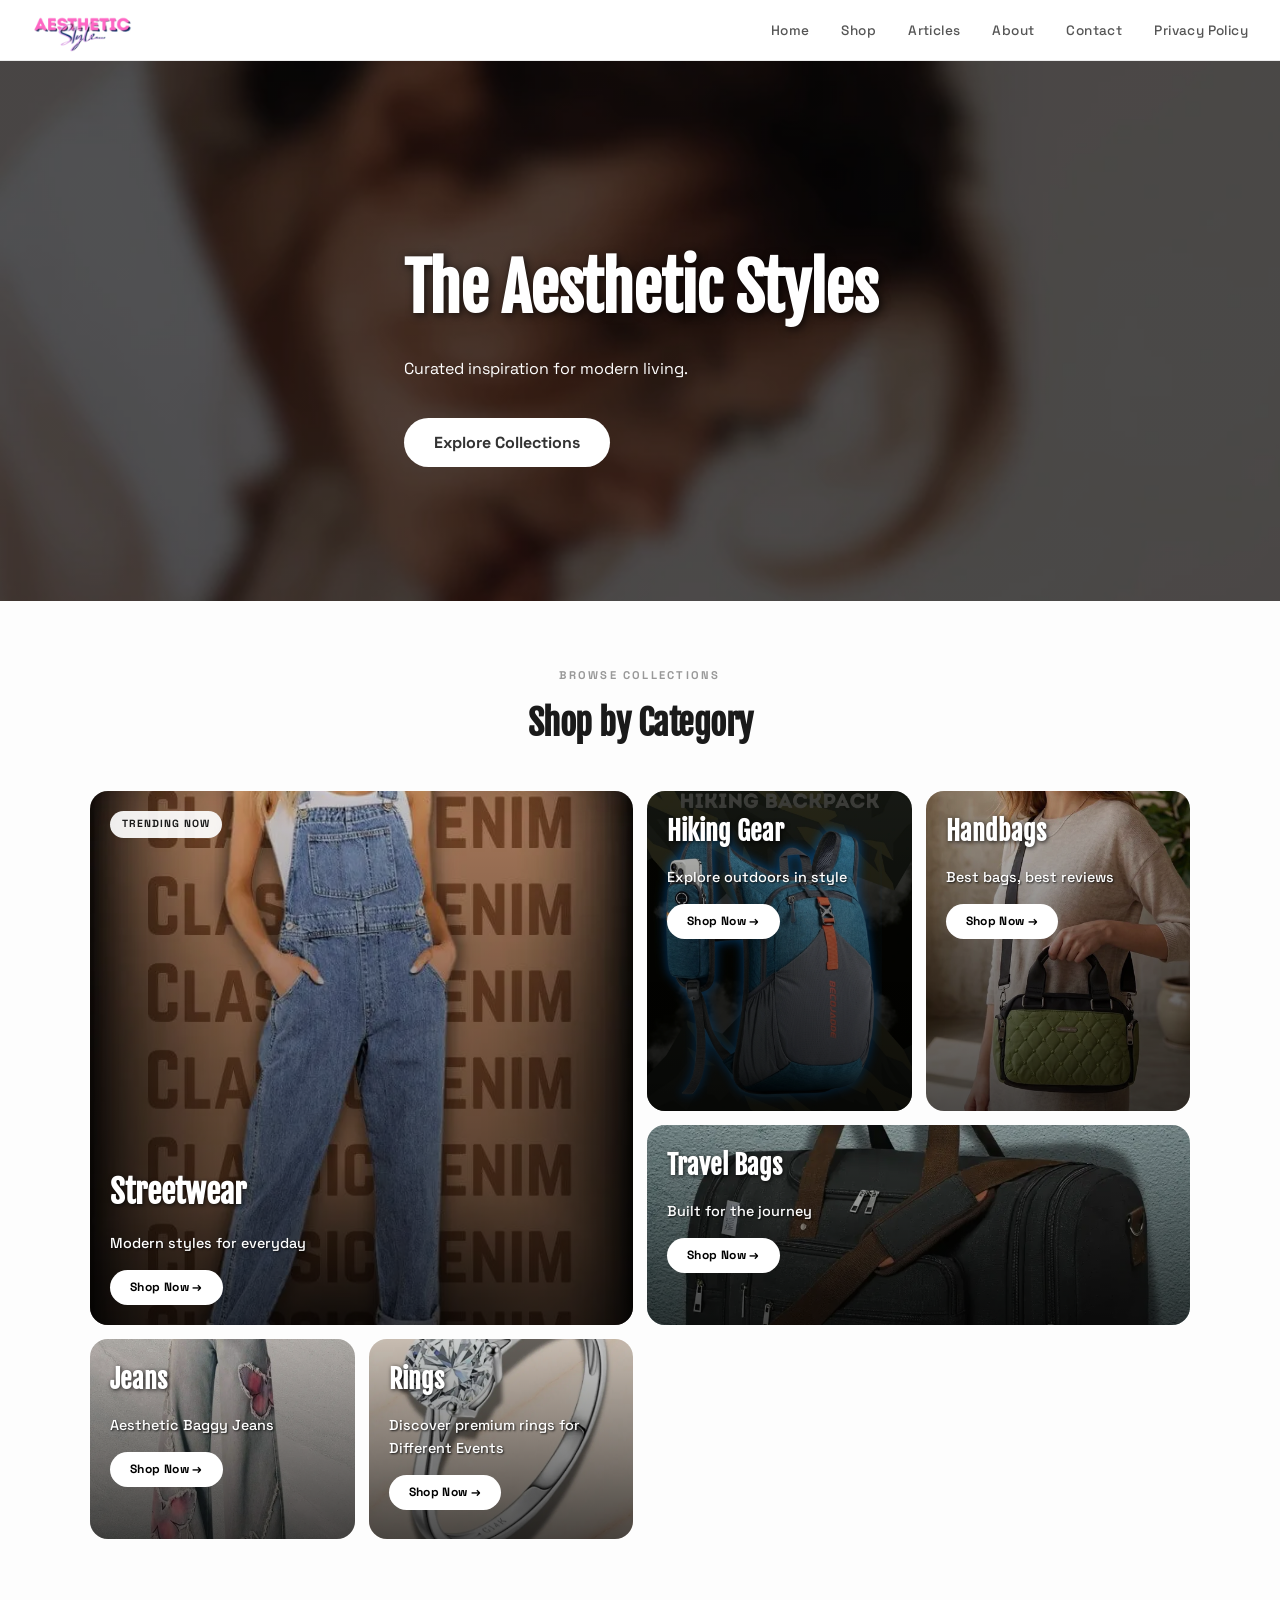
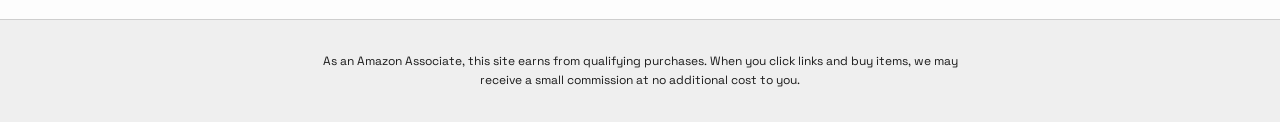
<file: index.html>
<!doctype html>
<html lang="en">
  <head>
    <meta charset="UTF-8" />
    <meta name="viewport" content="width=device-width, initial-scale=1.0" />
    <meta name="description" content="The Aesthetic Styles — curated fashion picks for streetwear, handbags, hiking gear, travel bags and accessories. All sourced from Amazon." />
    <link rel="preconnect" href="https://fonts.googleapis.com" />
    <link rel="preconnect" href="https://fonts.gstatic.com" crossorigin />
    <link rel="preload" as="image" href="Images/banner.webp" />
    <link
      href="https://fonts.googleapis.com/css2?family=Alata&family=Fjalla+One&family=Jockey+One&family=Space+Grotesk:wght@300..700&display=swap"
      rel="stylesheet"
    />
    <link
      href="https://fonts.googleapis.com/css2?family=Patrick+Hand+SC&display=swap"
      rel="stylesheet"
    />
    <link rel="icon" type="image/x-icon" href="Images/logo.png" />
    <link rel="stylesheet" href="style.css" />
    <title>The Aesthetic Styles</title>
  </head>

  <body>

    <nav class="navbar">
      <a href="/" class="nav-logo">
        <img src="/Images/logo.png" alt="The Aesthetic Styles" />
      </a>
      <button class="nav-toggle" onclick="this.nextElementSibling.classList.toggle('open')" aria-label="Toggle menu">&#9776;</button>
      <ul class="nav-links">
        <li><a href="/">Home</a></li>
        <li><a href="#shop">Shop</a></li>
        <li><a href="/Article section/articlesindex.html">Articles</a></li>
        <li><a href="/About Page/about.html">About</a></li>
        <li><a href="/contact page/contact.html">Contact</a></li>
        <li><a href="/Privacy Policy/privacy-policy.html">Privacy Policy</a></li>

      </ul>
    </nav>


    <div class="hero">
      <div class="hero-content">
        <h1>The Aesthetic Styles</h1>
        <p>Curated inspiration for modern living.</p>
        <a href="#shop" class="cta-button">Explore Collections</a>
      </div>
    </div>

    <section class="categories-section" id="shop">
      <div class="categories-header">
        <span class="categories-label">Browse Collections</span>
        <h2 class="categories-title">Shop by Category</h2>
      </div>

      <div class="categories-grid">
        <a
          href="streetware and onepiece outfit/streetwareoutfits.html"
          class="cat-card cat-large streetware-bg"
        >
          <div class="cat-overlay"></div>
          <div class="cat-content">
            <span class="cat-tag">Trending Now</span>
            <div class="cat-bottom">
              <h3>Streetwear</h3>
              <p>Modern styles for everyday</p>
              <span class="cat-cta">Shop Now →</span>
            </div>
          </div>
        </a>

        <a href="Outdoor/outdoor.html" class="cat-card hiking-bg">
          <div class="cat-overlay"></div>
          <div class="cat-content">
            <div class="cat-bottom">
              <h3>Hiking Gear</h3>
              <p>Explore outdoors in style</p>
              <span class="cat-cta">Shop Now →</span>
            </div>
          </div>
        </a>

        <a href="handbags/handbags.html" class="cat-card handbag-bg">
          <div class="cat-overlay"></div>
          <div class="cat-content">
            <div class="cat-bottom">
              <h3>Handbags</h3>
              <p>Best bags, best reviews</p>
              <span class="cat-cta">Shop Now →</span>
            </div>
          </div>
        </a>

        <a
          href="travel bags/travelbags.html"
          class="cat-card cat-wide travelbag-bg"
        >
          <div class="cat-overlay"></div>
          <div class="cat-content">
            <div class="cat-bottom">
              <h3>Travel Bags</h3>
              <p>Built for the journey</p>
              <span class="cat-cta">Shop Now →</span>
            </div>
          </div>
        </a>

        <a href="jeans/jeans.html" class="cat-card new-cat-bg jeans-bg">
          <div class="cat-overlay"></div>
          <div class="cat-content">
            <div class="cat-bottom">
              <h3>Jeans</h3>
              <p>Aesthetic Baggy Jeans</p>
              <span class="cat-cta">Shop Now →</span>
            </div>
          </div>
        </a>

        <a href="rings/rings.html" class="cat-card ring-bg">
          <div class="cat-overlay"></div>
          <div class="cat-content">
            <div class="cat-bottom">
              <h3>Rings</h3>
              <p>Discover premium rings for Different Events</p>
              <span class="cat-cta">Shop Now →</span>
            </div>
          </div>
        </a>
      </div>
    </section>
    <footer>
      <p>
        As an Amazon Associate, this site earns from qualifying purchases. When
        you click links and buy items, we may receive a small commission at no
        additional cost to you.
      </p>
    </footer>
  </body>
</html>
</file>
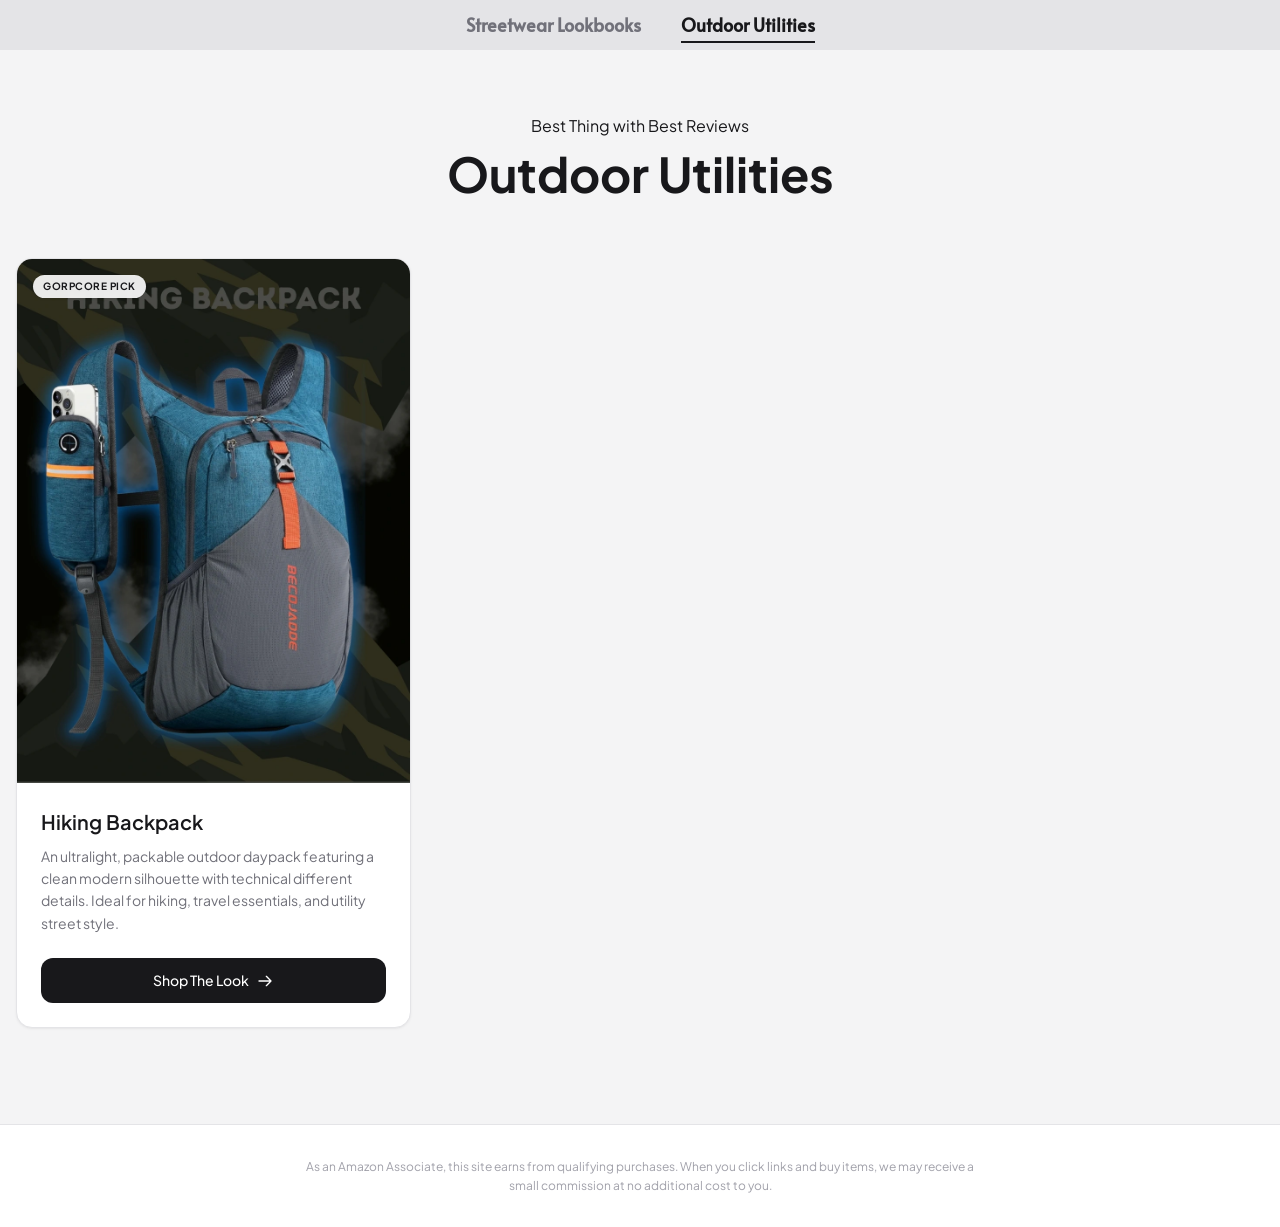
<file: outdoor.html>
<!DOCTYPE html>
<html lang="en">
<head>
    <meta charset="UTF-8">
    <meta name="viewport" content="width=device-width, initial-scale=1.0">
    <meta name="p:domain_verify" content="2625554ddc62a18d2c8ba4f7e1baa99e">
    <link rel="icon" type="image/png" href="Images/logo.png" />
    <link rel="stylesheet" href="outdoor.css">
    <link rel="preconnect" href="https://fonts.googleapis.com" />
    <link rel="preconnect" href="https://fonts.gstatic.com" crossorigin />
    <link href="https://fonts.googleapis.com/css2?family=Alata&family=Plus+Jakarta+Sans:wght@400;500;600;700&family=Space+Grotesk:wght@600;700&display=swap" rel="stylesheet" />
    <title>Outdoor Utilities</title>
</head>
<body>
    <nav>
     <ul>
        <li><a href="index.html">Streetwear Lookbooks</a></li>
        <li><a href="outdoor.html" class="active-nav">Outdoor Utilities</a></li>
      </ul>
    </nav>

    <header class="header-container">
        <span class="header-subtitle">Best Thing with Best Reviews</span>
        <h1 class="header-title">Outdoor Utilities</h1>
        <div class="header-divider"></div>
    </header>

    <main class="main-content">
      <div class="grid-container">
            <div class="card">
                <div>
                    <div class="image-wrapper">
                        <img src="Images/backpack.webp" alt="BECOJADDE 15L Small Hiking Backpack" loading="eager" />
                        <span class="badge">Gorpcore Pick</span>
                    </div>
                    <div class="card-body">
                        <h2 class="card-title technical-title">Hiking Backpack</h2>
                        <p class="card-desc">
                            An ultralight, packable outdoor daypack featuring a clean modern silhouette with technical different details. Ideal for hiking, travel essentials, and utility street style.
                        </p>
                    </div>
                </div>
                <div class="card-footer">
                    <a href="https://amzn.to/4wXiBAu" target="_blank" class="shop-button">
                        <span>Shop The Look</span>
                        <svg fill="none" stroke="currentColor" viewBox="0 0 24 24" xmlns="http://www.w3.org/2000/svg">
                            <path stroke-linecap="round" stroke-linejoin="round" stroke-width="2" d="M14 5l7 7m0 0l-7 7m7-7H3"></path>
                        </svg>
                    </a>
                </div>
            </div>
            
            </div>
    </main>

    <footer>
        <p>As an Amazon Associate, this site earns from qualifying purchases. When you click links and buy items, we may receive a small commission at no additional cost to you.</p>
    </footer>
</body>
</html>
</file>
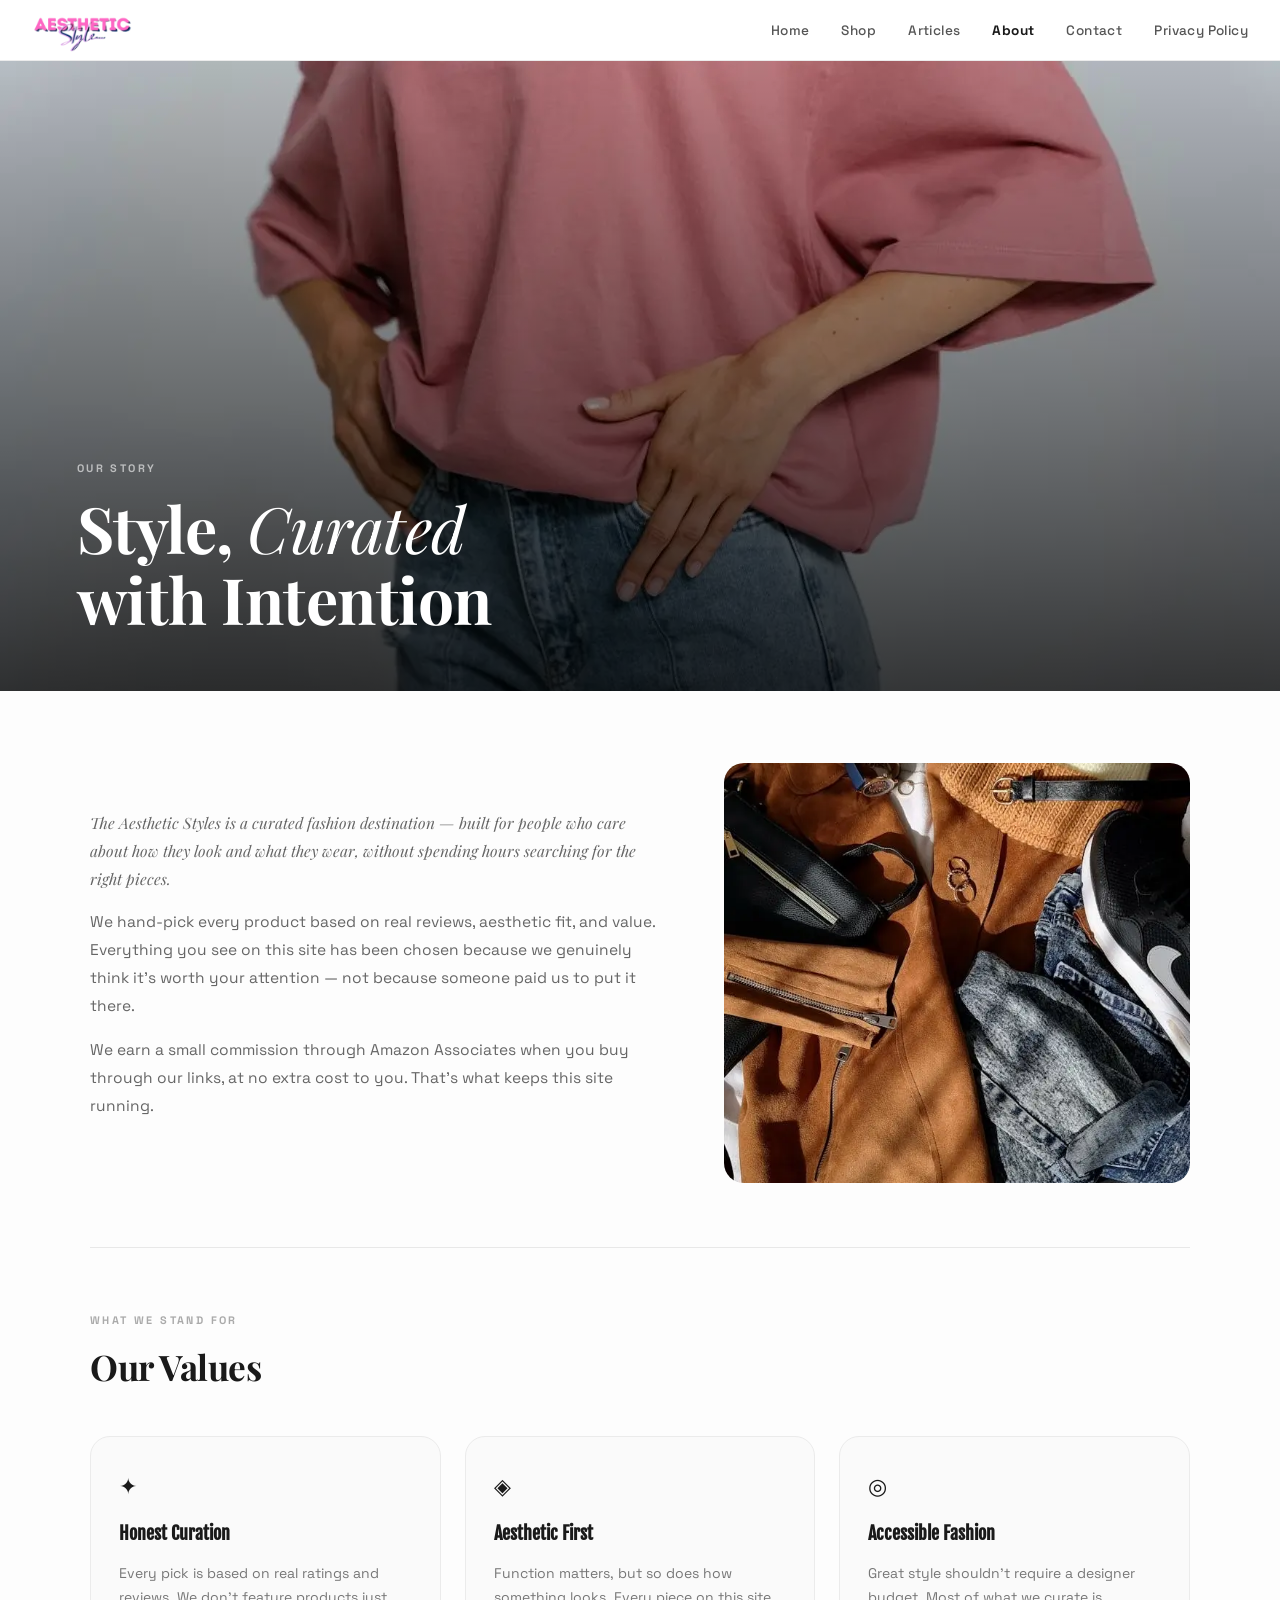
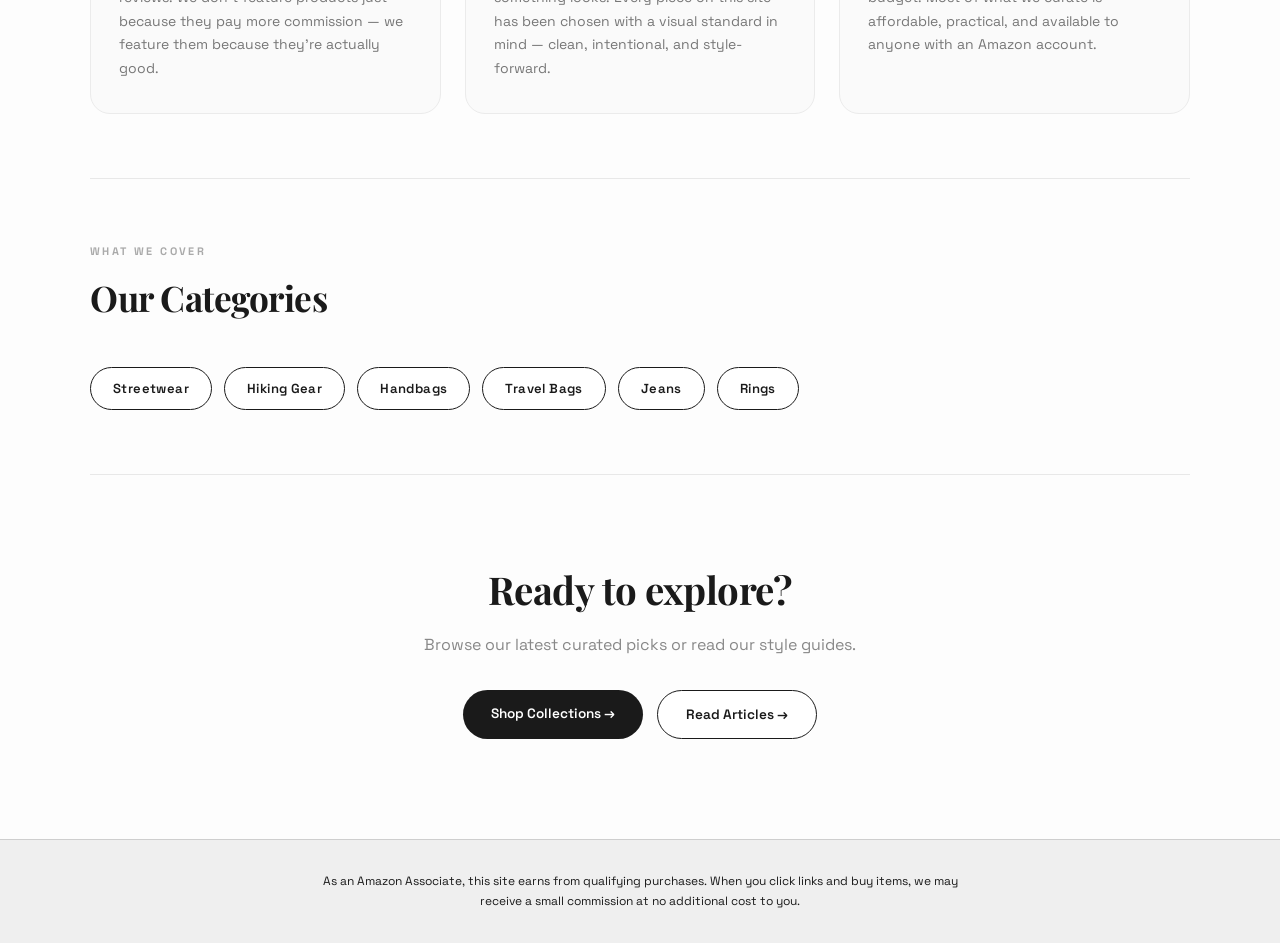
<file: About Page/about.html>
<!doctype html>
<html lang="en">
  <head>
    <meta charset="UTF-8" />
    <meta name="viewport" content="width=device-width, initial-scale=1.0" />
    <meta name="description" content="About The Aesthetic Styles — who we are, what we curate, and why we do it." />
    <link rel="preconnect" href="https://fonts.googleapis.com" />
    <link rel="preconnect" href="https://fonts.gstatic.com" crossorigin />
    <link href="https://fonts.googleapis.com/css2?family=Fjalla+One&family=Space+Grotesk:wght@300..700&family=Playfair+Display:ital,wght@0,700;1,400&display=swap" rel="stylesheet" />
    <link rel="icon" type="image/x-icon" href="/Images/logo.png" />
    <link rel="stylesheet" href="/style.css" />
    <link rel="stylesheet" href="about.css" />
    <title>About – The Aesthetic Styles</title>
  </head>
  <body>

    <nav class="navbar">
      <a href="/" class="nav-logo">
        <img src="/Images/logo.png" alt="The Aesthetic Styles" />
      </a>
      <button class="nav-toggle" onclick="this.nextElementSibling.classList.toggle('open')" aria-label="Toggle menu">&#9776;</button>
      <ul class="nav-links">
        <li><a href="/">Home</a></li>
        <li><a href="/#shop">Shop</a></li>
        <li><a href="/Article section/articlesindex.html">Articles</a></li>
        <li><a href="/About Page/about.html" class="nav-active">About</a></li>
        <li><a href="/contact page/contact.html">Contact</a></li>
        <li><a href="/Privacy Policy/privacy-policy.html">Privacy Policy </a></li>
      </ul>
    </nav>

    <div class="about-hero">
      <div class="about-hero-img" style="background-image: url('/Images/aboutbanner.webp');"></div>
      <div class="about-hero-scrim"></div>
      <div class="about-hero-text">
        <span class="about-hero-label">Our Story</span>
        <h1>Style, <em>Curated</em><br>with Intention</h1>
      </div>
    </div>

    <main class="about-wrap">

      <section class="about-intro">
        <div class="about-intro-text">
          <p class="about-big-text">
            The Aesthetic Styles is a curated fashion destination — built for people who care about how they look and what they wear, without spending hours searching for the right pieces.
          </p>
          <p>
            We hand-pick every product based on real reviews, aesthetic fit, and value. Everything you see on this site has been chosen because we genuinely think it's worth your attention — not because someone paid us to put it there.
          </p>
          <p>
            We earn a small commission through Amazon Associates when you buy through our links, at no extra cost to you. That's what keeps this site running.
          </p>
        </div>
        <div class="about-intro-img">
          <img src="/Images/aboutpic.webp" alt="Aesthetic casual outfit" />
        </div>
      </section>

      <div class="about-rule"></div>

      <section class="about-values">
        <span class="section-label">What we stand for</span>
        <h2 class="section-title">Our Values</h2>
        <div class="values-grid">
          <div class="value-card">
            <span class="value-icon">✦</span>
            <h3>Honest Curation</h3>
            <p>Every pick is based on real ratings and reviews. We don't feature products just because they pay more commission — we feature them because they're actually good.</p>
          </div>
          <div class="value-card">
            <span class="value-icon">◈</span>
            <h3>Aesthetic First</h3>
            <p>Function matters, but so does how something looks. Every piece on this site has been chosen with a visual standard in mind — clean, intentional, and style-forward.</p>
          </div>
          <div class="value-card">
            <span class="value-icon">◎</span>
            <h3>Accessible Fashion</h3>
            <p>Great style shouldn't require a designer budget. Most of what we curate is affordable, practical, and available to anyone with an Amazon account.</p>
          </div>
        </div>
      </section>

    
      <div class="about-rule"></div>

    
      <section class="about-categories">
        <span class="section-label">What we cover</span>
        <h2 class="section-title">Our Categories</h2>
        <div class="categories-list">
          <a href="/streetware and onepiece outfit/streetwareoutfits.html" class="cat-pill">Streetwear</a>
          <a href="/Outdoor/outdoor.html" class="cat-pill">Hiking Gear</a>
          <a href="/handbags/handbags.html" class="cat-pill">Handbags</a>
          <a href="/travel bags/travelbags.html" class="cat-pill">Travel Bags</a>
          <a href="/jeans/jeans.html" class="cat-pill">Jeans</a>
          <a href="/rings/rings.html" class="cat-pill">Rings</a>
        </div>
      </section>

      <div class="about-rule"></div>

      <section class="about-cta">
        <h2>Ready to explore?</h2>
        <p>Browse our latest curated picks or read our style guides.</p>
        <div class="cta-buttons">
          <a href="/#shop" class="cta-btn-dark">Shop Collections →</a>
          <a href="/Article section/articlesindex.html" class="cta-btn-light">Read Articles →</a>
        </div>
      </section>

    </main>

    <footer>
      <p>As an Amazon Associate, this site earns from qualifying purchases. When you click links and buy items, we may receive a small commission at no additional cost to you.</p>
    </footer>

  </body>
</html>
</file>
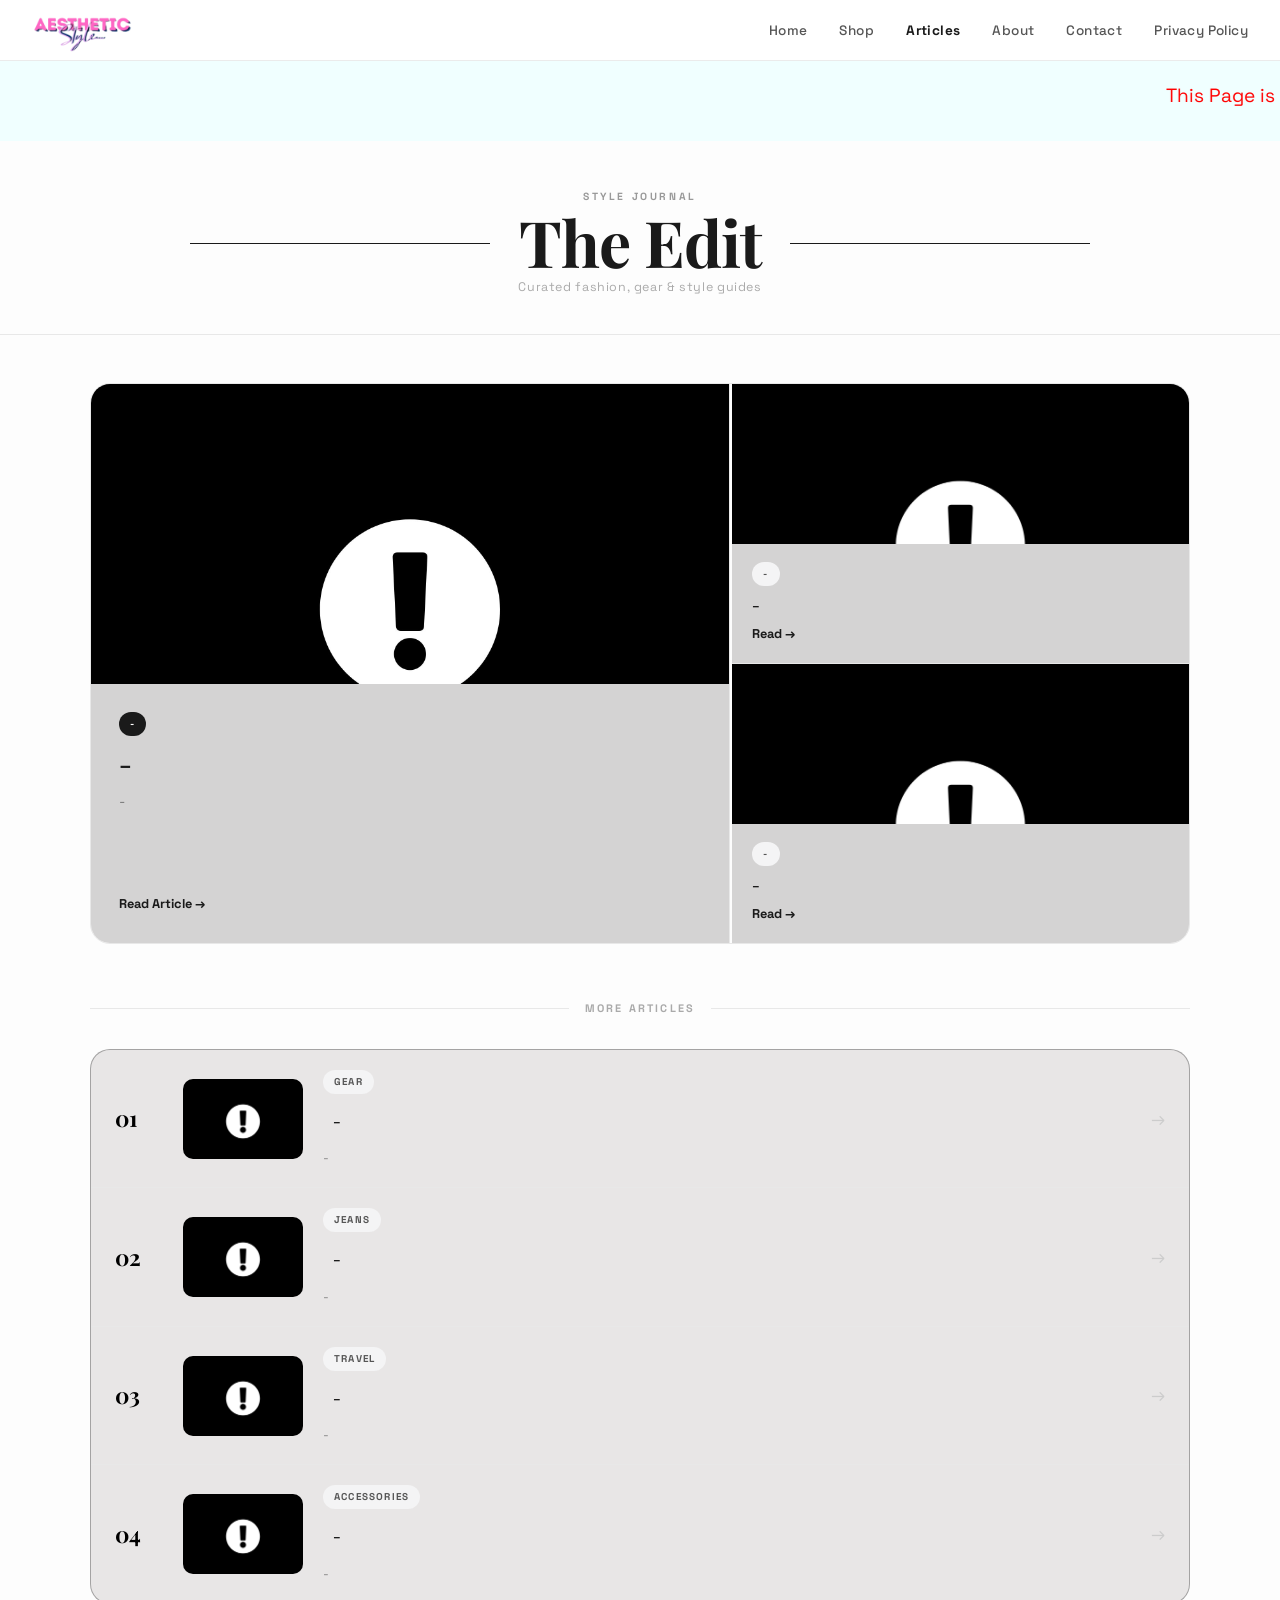
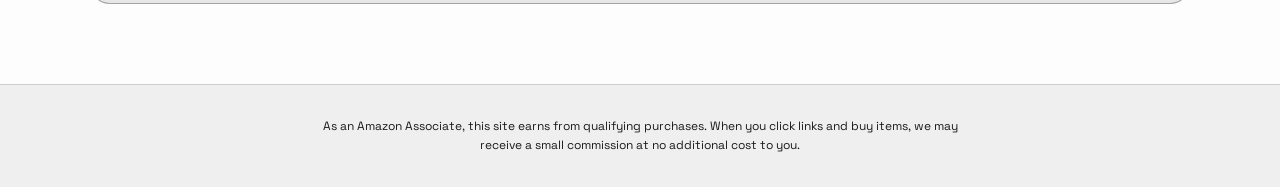
<file: Article section/articlesindex.html>
<!doctype html>
<html lang="en">
  <head>
    <meta charset="UTF-8" />
    <meta name="viewport" content="width=device-width, initial-scale=1.0" />
    <meta name="description" content="Aesthetic fashion tips, outfit ideas, and style guides curated for modern living." />
    <link rel="preconnect" href="https://fonts.googleapis.com" />
    <link rel="preconnect" href="https://fonts.gstatic.com" crossorigin />
    <link href="https://fonts.googleapis.com/css2?family=Fjalla+One&family=Space+Grotesk:wght@300..700&family=Playfair+Display:ital,wght@0,700;1,400&display=swap" rel="stylesheet" />
    <link rel="icon" type="image/x-icon" href="/Images/logo.png" />
    <link rel="stylesheet" href="/style.css" />
    <link rel="stylesheet" href="articlesindex.css" />
    <title>Articles – The Aesthetic Styles</title>
  </head>
  <body>

    <nav class="navbar">
      <a href="/" class="nav-logo">
        <img src="/Images/logo.png" alt="The Aesthetic Styles" />
      </a>
      <button class="nav-toggle" onclick="this.nextElementSibling.classList.toggle('open')" aria-label="Toggle menu">&#9776;</button>
      <ul class="nav-links">
        <li><a href="/">Home</a></li>
        <li><a href="/#shop">Shop</a></li>
        <li><a href="/Article section/articlesindex.html" class="nav-active">Articles</a></li>
        <li><a href="/About Page/about.html">About</a></li>
        <li><a href="/contact page/contact.html">Contact</a></li>
        <li><a href="/Privacy Policy/privacy-policy.html">Privacy Policy</a></li>

      </ul>
    </nav>

    <section style=" text-align: center; background-color: azure; color: red; font-size: larger;">
      <marquee direction="hero-right" style="padding: 20px;">This Page is under maintainance. Please Compromise. </marquee> 
    </section>

    <header class="masthead">
      <div class="masthead-inner">
        <div class="masthead-line"></div>
        <div class="masthead-center">
          <span class="masthead-issue">Style Journal</span>
          <h1 class="masthead-title">The Edit</h1>
          <span class="masthead-sub">Curated fashion, gear &amp; style guides</span>
        </div>
        <div class="masthead-line"></div>
      </div>
    </header>

    <main class="blog-main">

      <div class="hero-split">
        <a href="/Article section/bestoutfitforsumm.html" class="hero-left">
          <div class="hero-left-img" style="background-image: url('/Images/mark.jpg');"></div>
          <div class="hero-left-body">
            <span class="pill pill-dark">-</span>
            <h2>-</h2>
            <p>-</p>
            <span class="link-arrow">Read Article →</span>
          </div>
        </a>

        <div class="hero-right">
          <a href="/blog/how-to-style-overalls.html" class="hero-right-card">
            <div class="hero-right-img" style="background-image: url('/Images/mark.jpg'); "></div>
            <div class="hero-right-body">
              <span class="pill">-</span>
              <h3>-</h3>
              <span class="link-arrow">Read →</span>
            </div>
          </a>
          <a href="/blog/best-handbags.html" class="hero-right-card">
            <div class="hero-right-img" style="background-image: url('/Images/mark.jpg');"></div>
            <div class="hero-right-body">
              <span class="pill">-</span>
              <h3>-</h3>
              <span class="link-arrow">Read →</span>
            </div>
          </a>
        </div>
      </div>

      <div class="section-divider">
        <div class="divider-line"></div>
        <span>More Articles</span>
        <div class="divider-line"></div>
      </div>

      <div class="list-articles">

        <a href="/blog/best-hiking-bags.html" class="list-card">
          <div class="list-num">01</div>
          <div class="list-img" style="background-image: url('/Images/mark.jpg');"></div>
          <div class="list-body">
            <span class="pill">Gear</span>
            <h3>-</h3>
            <p>-</p>
          </div>
          <span class="list-arrow">→</span>
        </a>

        <a href="/blog/baggy-jeans-trend.html" class="list-card">
          <div class="list-num">02</div>
          <div class="list-img" style="background-image: url('/Images/mark.jpg');"></div>
          <div class="list-body">
            <span class="pill">Jeans</span>
            <h3>-</h3>
            <p>-</p>
          </div>
          <span class="list-arrow">→</span>
        </a>

        <a href="/blog/travel-bags-guide.html" class="list-card">
          <div class="list-num">03</div>
          <div class="list-img" style="background-image: url('/Images/mark.jpg');"></div>
          <div class="list-body">
            <span class="pill">Travel</span>
            <h3>-</h3>
            <p>-</p>
          </div>
          <span class="list-arrow">→</span>
        </a>

        <a href="/blog/accessories-guide.html" class="list-card">
          <div class="list-num">04</div>
          <div class="list-img" style="background-image: url('/Images/mark.jpg');"></div>
          <div class="list-body">
            <span class="pill">Accessories</span>
            <h3>-</h3>
            <p>-</p>
          </div>
          <span class="list-arrow">→</span>
        </a>

      </div>
    </main>

    <footer>
      <p>As an Amazon Associate, this site earns from qualifying purchases. When you click links and buy items, we may receive a small commission at no additional cost to you.</p>
    </footer>

  </body>
</html>
</file>
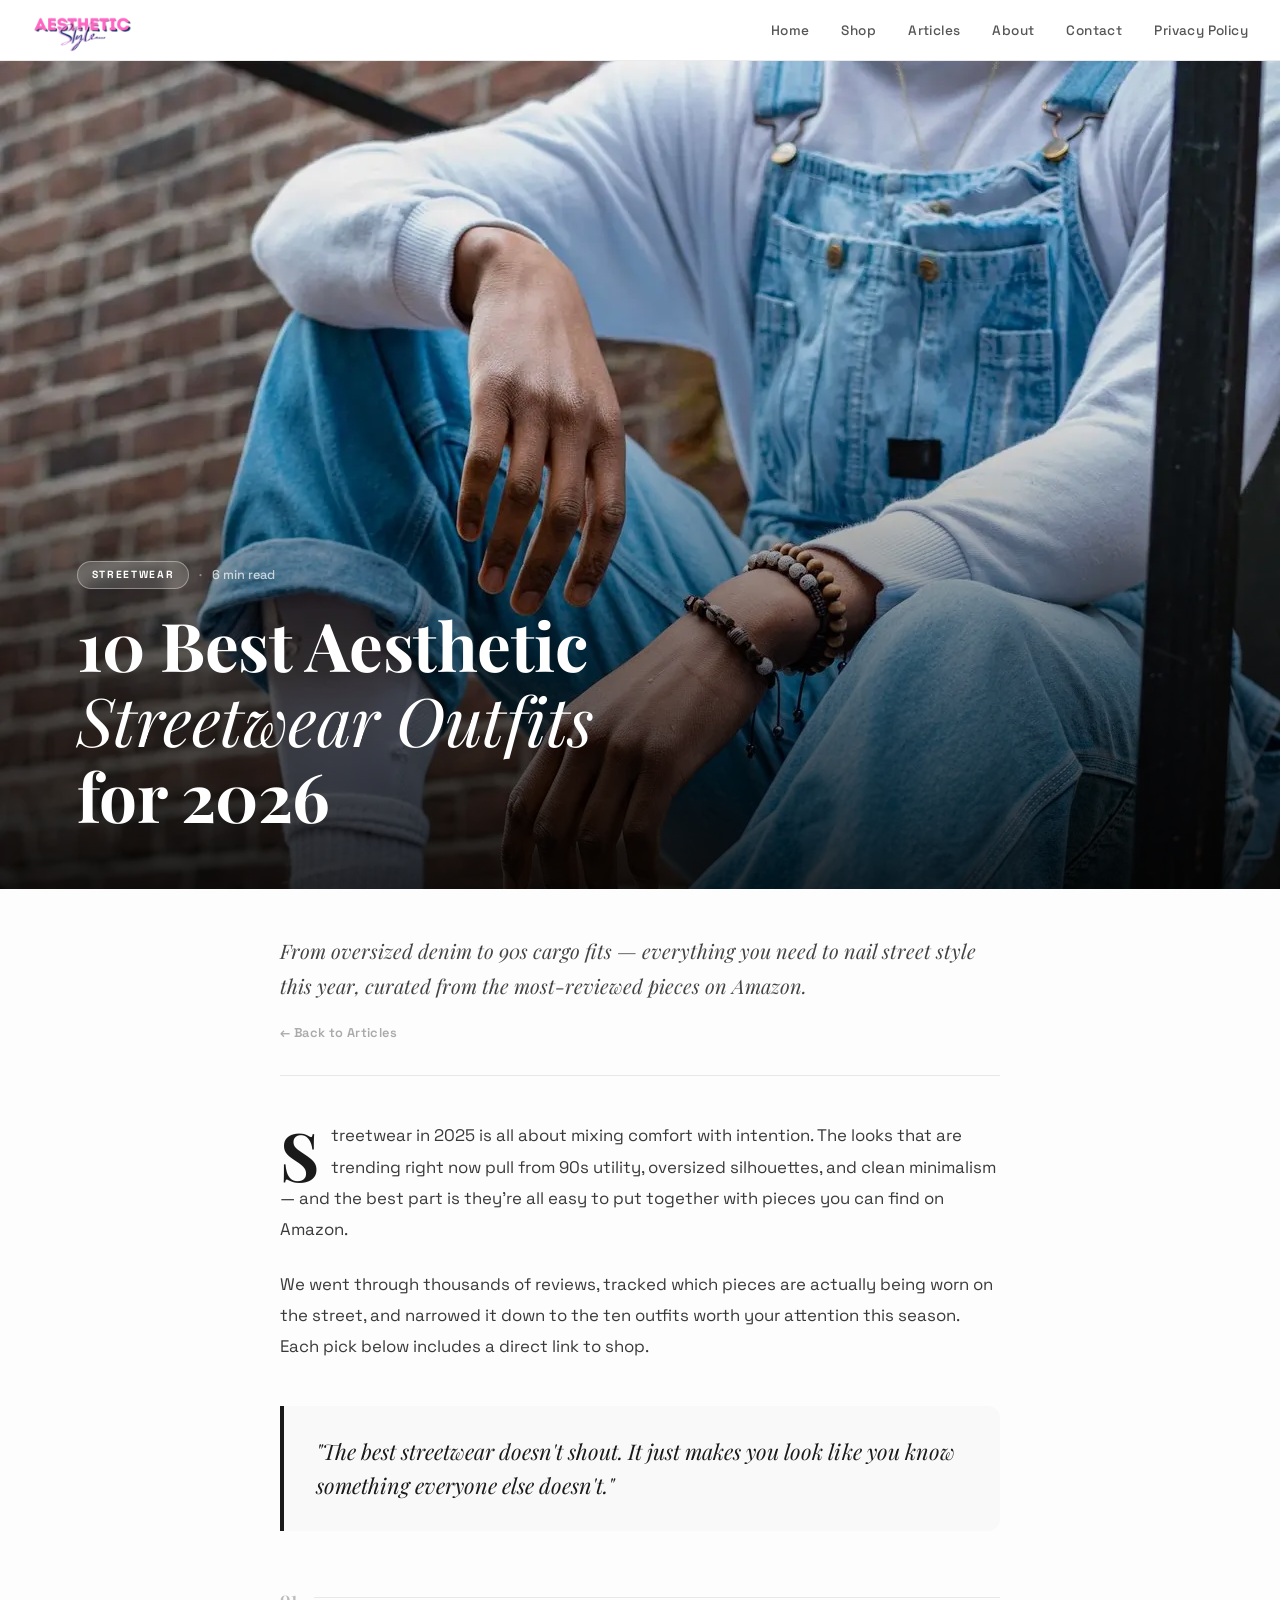
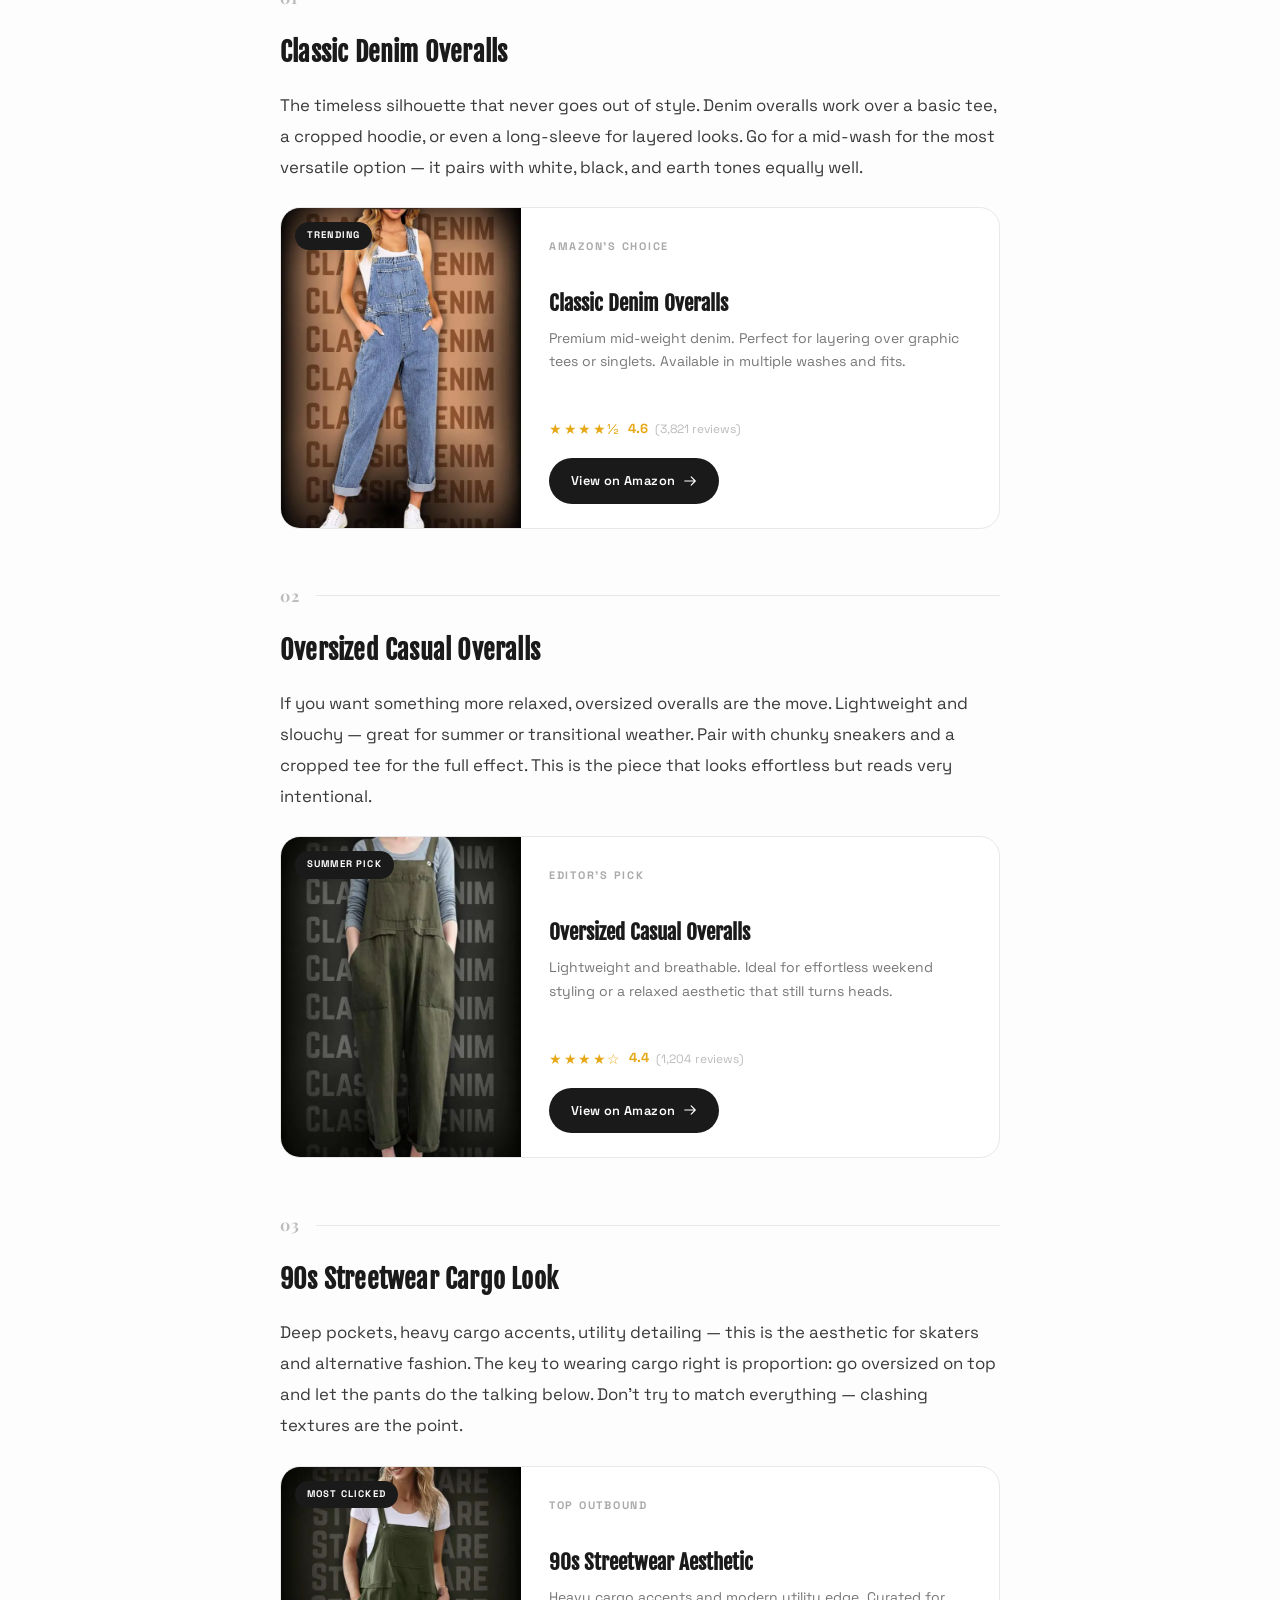
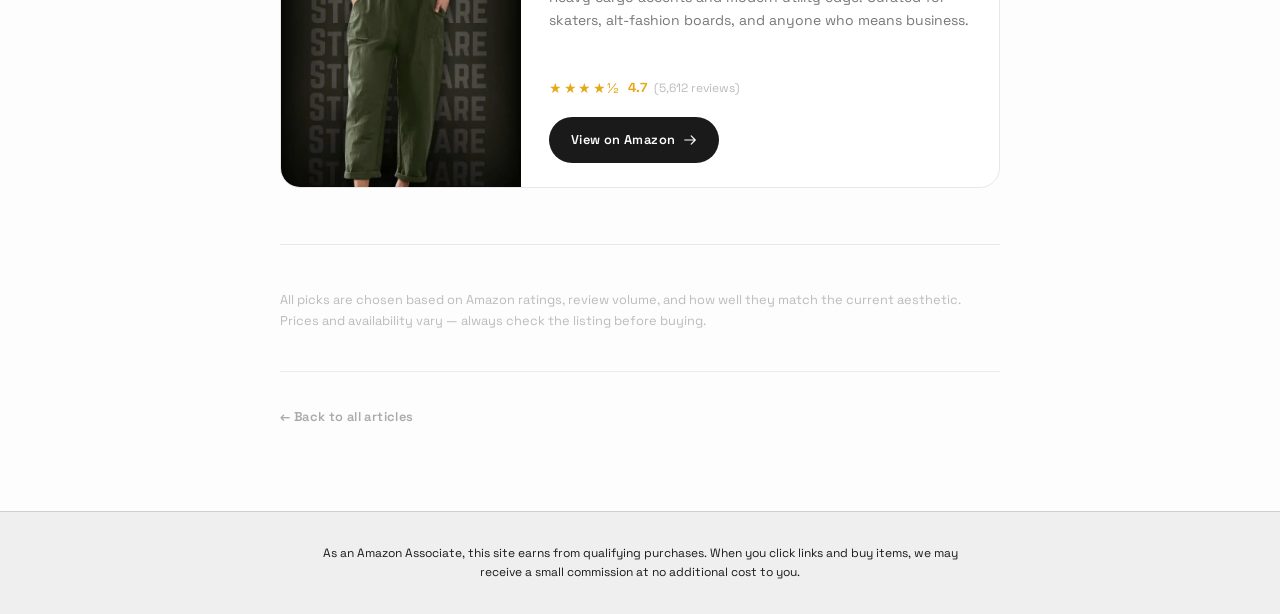
<file: Article section/bestoutfitforsummer.html>
<!doctype html>
<html lang="en">
  <head>
    <meta charset="UTF-8" />
    <meta name="viewport" content="width=device-width, initial-scale=1.0" />
    <meta
      name="description"
      content="10 best aesthetic streetwear outfits for 2025 — curated style picks from The Aesthetic Styles."
    />
    <link rel="preconnect" href="https://fonts.googleapis.com" />
    <link rel="preconnect" href="https://fonts.gstatic.com" crossorigin />
    <link
      href="https://fonts.googleapis.com/css2?family=Fjalla+One&family=Space+Grotesk:wght@300..700&family=Playfair+Display:ital,wght@0,400,700;1,400,700&display=swap"
      rel="stylesheet"
    />
    <link rel="icon" type="image/x-icon" href="/Images/logo.png" />
    <link rel="stylesheet" href="/style.css" />
    <link rel="stylesheet" href="allarticles.css" />
    <title>10 Best Streetwear Outfits for 2026– The Aesthetic Styles</title>
  </head>
  <body>
    <nav class="navbar">
      <a href="/" class="nav-logo">
        <img src="/Images/logo.png" alt="The Aesthetic Styles" />
      </a>
      <button
        class="nav-toggle"
        onclick="this.nextElementSibling.classList.toggle('open')"
        aria-label="Toggle menu"
      >
        &#9776;
      </button>
      <ul class="nav-links">
        <li><a href="/">Home</a></li>
        <li><a href="/#shop">Shop</a></li>
        <li><a href="/Article section/articlesindex.html">Articles</a></li>
        <li><a href="/about.html">About</a></li>
        <li><a href="/contact page/contact.html">Contact</a></li>
        <li><a href="/Privacy Policy/privacy-policy.html">Privacy Policy</a></li>

      </ul>
    </nav>

    <div class="hero-fullbleed">
      <img
        src="/Images/bestsummerarticle.webp"
        alt="Streetwear aesthetic outfit 2025"
      />
      <div class="hero-scrim"></div>
      <div class="hero-text">
        <div class="hero-meta">
          <span class="hero-category">Streetwear</span>
          <span class="hero-dot">·</span>
          <span class="hero-readtime">6 min read</span>
        </div>
        <h1 class="hero-title">
          10 Best Aesthetic<br /><em>Streetwear Outfits</em><br />for 2026
        </h1>
      </div>
    </div>

    <article class="article-wrap">
      <div class="standfirst">
        <p>
          From oversized denim to 90s cargo fits — everything you need to nail
          street style this year, curated from the most-reviewed pieces on
          Amazon.
        </p>
        <a href="/Article section/articlesindex.html" class="back-link"
          >← Back to Articles</a
        >
      </div>

      <div class="article-rule"></div>

      <div class="article-body">
        <p class="drop-cap">
          Streetwear in 2025 is all about mixing comfort with intention. The
          looks that are trending right now pull from 90s utility, oversized
          silhouettes, and clean minimalism — and the best part is they're all
          easy to put together with pieces you can find on Amazon.
        </p>

        <p>
          We went through thousands of reviews, tracked which pieces are
          actually being worn on the street, and narrowed it down to the ten
          outfits worth your attention this season. Each pick below includes a
          direct link to shop.
        </p>

        <blockquote class="pull-quote">
          "The best streetwear doesn't shout. It just makes you look like you
          know something everyone else doesn't."
        </blockquote>

        <!-- ── Pick 1 ── -->
        <div class="pick-label">
          <span class="pick-num">01</span>
          <span class="pick-rule"></span>
        </div>

        <h2>Classic Denim Overalls</h2>
        <p>
          The timeless silhouette that never goes out of style. Denim overalls
          work over a basic tee, a cropped hoodie, or even a long-sleeve for
          layered looks. Go for a mid-wash for the most versatile option — it
          pairs with white, black, and earth tones equally well.
        </p>

        <div class="editorial-card">
          <div class="editorial-img">
            <img src="/Images/denim.webp" alt="Classic Denim Overalls" />
            <span class="editorial-badge">Trending</span>
          </div>
          <div class="editorial-info">
            <p class="editorial-brand">Amazon's Choice</p>
            <h3>Classic Denim Overalls</h3>
            <p class="editorial-desc">
              Premium mid-weight denim. Perfect for layering over graphic tees
              or singlets. Available in multiple washes and fits.
            </p>
            <div class="editorial-stars">
              <span class="stars">★★★★½</span>
              <span class="rating-num">4.6</span>
              <span class="rating-count">(3,821 reviews)</span>
            </div>
            <a
              href="https://amzn.to/4f6yVsf"
              target="_blank"
              class="editorial-btn"
            >
              View on Amazon
              <svg
                width="14"
                height="14"
                fill="none"
                stroke="currentColor"
                stroke-width="2"
                viewBox="0 0 24 24"
              >
                <path
                  stroke-linecap="round"
                  stroke-linejoin="round"
                  d="M14 5l7 7m0 0l-7 7m7-7H3"
                />
              </svg>
            </a>
          </div>
        </div>

        <!-- ── Pick 2 ── -->
        <div class="pick-label">
          <span class="pick-num">02</span>
          <span class="pick-rule"></span>
        </div>

        <h2>Oversized Casual Overalls</h2>
        <p>
          If you want something more relaxed, oversized overalls are the move.
          Lightweight and slouchy — great for summer or transitional weather.
          Pair with chunky sneakers and a cropped tee for the full effect. This
          is the piece that looks effortless but reads very intentional.
        </p>

        <div class="editorial-card">
          <div class="editorial-img">
            <img src="/Images/casual.webp" alt="Oversized Casual Overalls" />
            <span class="editorial-badge">Summer Pick</span>
          </div>
          <div class="editorial-info">
            <p class="editorial-brand">Editor's Pick</p>
            <h3>Oversized Casual Overalls</h3>
            <p class="editorial-desc">
              Lightweight and breathable. Ideal for effortless weekend styling
              or a relaxed aesthetic that still turns heads.
            </p>
            <div class="editorial-stars">
              <span class="stars">★★★★☆</span>
              <span class="rating-num">4.4</span>
              <span class="rating-count">(1,204 reviews)</span>
            </div>
            <a
              href="https://amzn.to/4dMRXRU"
              target="_blank"
              class="editorial-btn"
            >
              View on Amazon
              <svg
                width="14"
                height="14"
                fill="none"
                stroke="currentColor"
                stroke-width="2"
                viewBox="0 0 24 24"
              >
                <path
                  stroke-linecap="round"
                  stroke-linejoin="round"
                  d="M14 5l7 7m0 0l-7 7m7-7H3"
                />
              </svg>
            </a>
          </div>
        </div>

        <!-- ── Pick 3 ── -->
        <div class="pick-label">
          <span class="pick-num">03</span>
          <span class="pick-rule"></span>
        </div>

        <h2>90s Streetwear Cargo Look</h2>
        <p>
          Deep pockets, heavy cargo accents, utility detailing — this is the
          aesthetic for skaters and alternative fashion. The key to wearing
          cargo right is proportion: go oversized on top and let the pants do
          the talking below. Don't try to match everything — clashing textures
          are the point.
        </p>

        <div class="editorial-card">
          <div class="editorial-img">
            <img src="/Images/streetware.webp" alt="90s Streetwear Cargo" />
            <span class="editorial-badge">Most Clicked</span>
          </div>
          <div class="editorial-info">
            <p class="editorial-brand">Top Outbound</p>
            <h3>90s Streetwear Aesthetic</h3>
            <p class="editorial-desc">
              Heavy cargo accents and modern utility edge. Curated for skaters,
              alt-fashion boards, and anyone who means business.
            </p>
            <div class="editorial-stars">
              <span class="stars">★★★★½</span>
              <span class="rating-num">4.7</span>
              <span class="rating-count">(5,612 reviews)</span>
            </div>
            <a
              href="https://amzn.to/4nQIcqN"
              target="_blank"
              class="editorial-btn"
            >
              View on Amazon
              <svg
                width="14"
                height="14"
                fill="none"
                stroke="currentColor"
                stroke-width="2"
                viewBox="0 0 24 24"
              >
                <path
                  stroke-linecap="round"
                  stroke-linejoin="round"
                  d="M14 5l7 7m0 0l-7 7m7-7H3"
                />
              </svg>
            </a>
          </div>
        </div>

        <!-- ── Closing ── -->
        <div class="article-rule" style="margin-top: 56px"></div>

        <p class="article-closing-text">
          All picks are chosen based on Amazon ratings, review volume, and how
          well they match the current aesthetic. Prices and availability vary —
          always check the listing before buying.
        </p>

        <div class="article-footer-nav">
          <a href="/Article section/articlesindex.html" class="back-link"
            >← Back to all articles</a
          >
        </div>
      </div>
    </article>

    <footer>
      <p>
        As an Amazon Associate, this site earns from qualifying purchases. When
        you click links and buy items, we may receive a small commission at no
        additional cost to you.
      </p>
    </footer>
  </body>
</html>
</file>
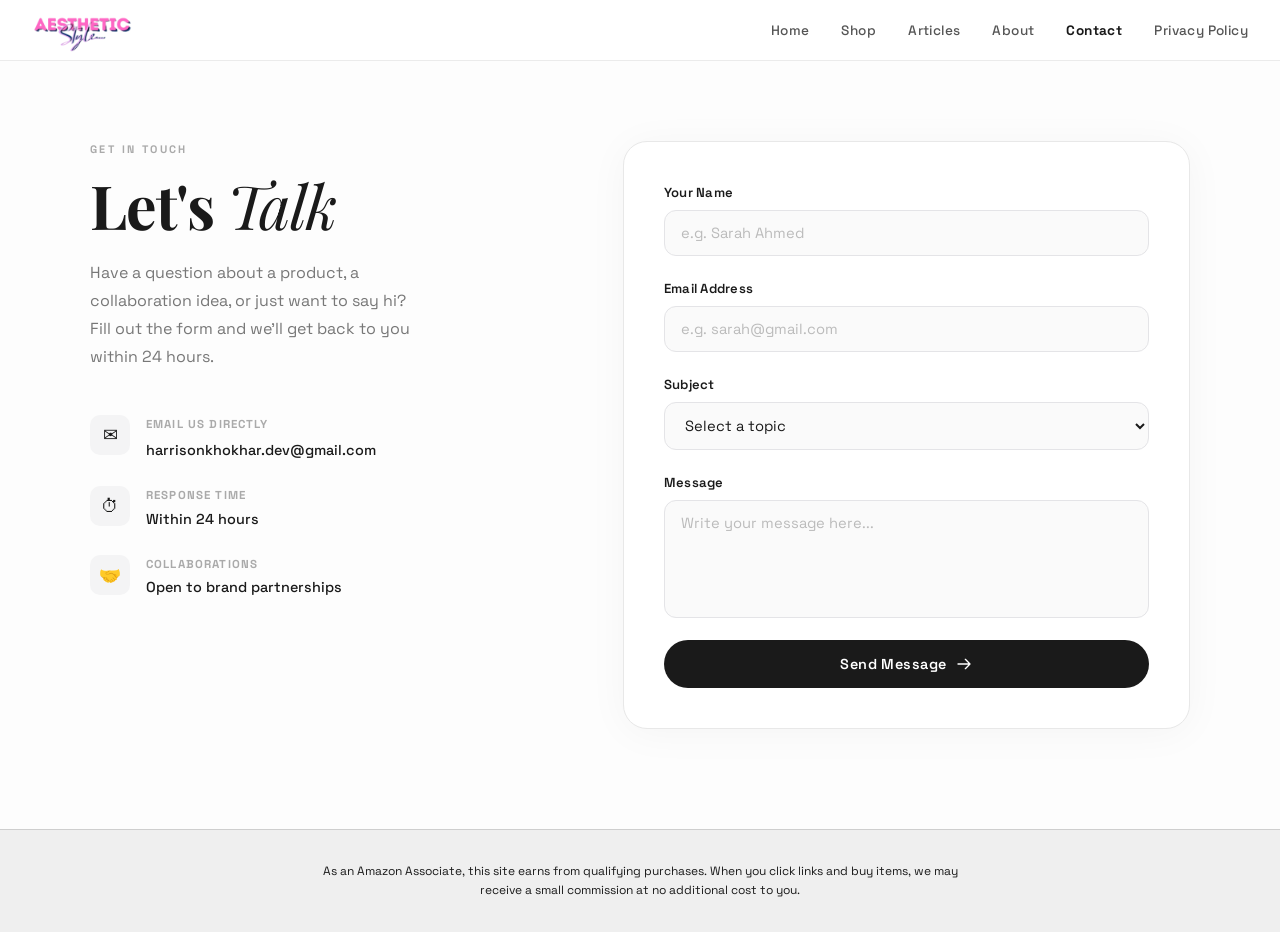
<file: contact page/contact.html>
<!doctype html>
<html lang="en">
  <head>
    <meta charset="UTF-8" />
    <meta name="viewport" content="width=device-width, initial-scale=1.0" />
    <meta name="description" content="Get in touch with The Aesthetic Styles — questions, collaborations, or just say hi." />
    <link rel="preconnect" href="https://fonts.googleapis.com" />
    <link rel="preconnect" href="https://fonts.gstatic.com" crossorigin />
    <link href="https://fonts.googleapis.com/css2?family=Fjalla+One&family=Space+Grotesk:wght@300..700&family=Playfair+Display:ital,wght@0,700;1,400&display=swap" rel="stylesheet" />
    <link rel="icon" type="image/x-icon" href="/Images/logo.png" />
    <link rel="stylesheet" href="/style.css" />
    <link rel="stylesheet" href="contact.css" />
    <title>Contact – The Aesthetic Styles</title>
  </head>
  <body>

    <nav class="navbar">
      <a href="/" class="nav-logo">
        <img src="/Images/logo.png" alt="The Aesthetic Styles" />
      </a>
      <button class="nav-toggle" onclick="this.nextElementSibling.classList.toggle('open')" aria-label="Toggle menu">&#9776;</button>
      <ul class="nav-links">
        <li><a href="/">Home</a></li>
        <li><a href="/#shop">Shop</a></li>
        <li><a href="/Article section/articlesindex.html">Articles</a></li>
        <li><a href="/About Page/about.html">About</a></li>
        <li><a href="/contact.html" class="nav-active">Contact</a></li>
        <li><a href="/Privacy Policy/privacy-policy.html">Privacy Policy </a></li>

      </ul>
    </nav>

    <main class="contact-wrap">

      <div class="contact-left">
        <span class="contact-label">Get in touch</span>
        <h1 class="contact-title">Let's <em>Talk</em></h1>
        <p class="contact-desc">
          Have a question about a product, a collaboration idea, or just want to say hi? Fill out the form and we'll get back to you within 24 hours.
        </p>

        <div class="contact-details">
          <div class="contact-detail-item">
            <span class="detail-icon">✉</span>
            <div>
              <p class="detail-label">Email us directly</p>
              <a href="mailto:hello@theaestheticstyles.com" class="detail-value">harrisonkhokhar.dev@gmail.com</a>
            </div>
          </div>
          <div class="contact-detail-item">
            <span class="detail-icon">⏱</span>
            <div>
              <p class="detail-label">Response time</p>
              <p class="detail-value">Within 24 hours</p>
            </div>
          </div>
          <div class="contact-detail-item">
            <span class="detail-icon">🤝</span>
            <div>
              <p class="detail-label">Collaborations</p>
              <p class="detail-value">Open to brand partnerships</p>
            </div>
          </div>
        </div>
      </div>

      <div class="contact-right">
        <div class="form-card">

          <form
            name="contact"
            method="POST"
            data-netlify="true"
            netlify-honeypot="bot-field"
            action="success.html"
          >
            <input type="hidden" name="form-name" value="contact" />

            <div style="display:none">
              <label>Don't fill this out: <input name="bot-field" /></label>
            </div>

            <div class="form-group">
              <label for="name">Your Name</label>
              <input
                type="text"
                id="name"
                name="name"
                placeholder="e.g. Sarah Ahmed"
                required
              />
            </div>

            <div class="form-group">
              <label for="email">Email Address</label>
              <input
                type="email"
                id="email"
                name="email"
                placeholder="e.g. sarah@gmail.com"
                required
              />
            </div>

            <div class="form-group">
              <label for="subject">Subject</label>
              <select id="subject" name="subject">
                <option value="" disabled selected>Select a topic</option>
                <option value="product-question">Product Question</option>
                <option value="collaboration">Brand Collaboration</option>
                <option value="feedback">Feedback</option>
                <option value="other">Other</option>
              </select>
            </div>

            <div class="form-group">
              <label for="message">Message</label>
              <textarea
                id="message"
                name="message"
                rows="5"
                placeholder="Write your message here..."
                required
              ></textarea>
            </div>

            <button type="submit" class="submit-btn">
              Send Message
              <svg width="16" height="16" fill="none" stroke="currentColor" stroke-width="2" viewBox="0 0 24 24">
                <path stroke-linecap="round" stroke-linejoin="round" d="M14 5l7 7m0 0l-7 7m7-7H3"/>
              </svg>
            </button>

          </form>
        </div>
      </div>

    </main>

    <footer>
      <p>As an Amazon Associate, this site earns from qualifying purchases. When you click links and buy items, we may receive a small commission at no additional cost to you.</p>
    </footer>

  </body>
</html>
</file>
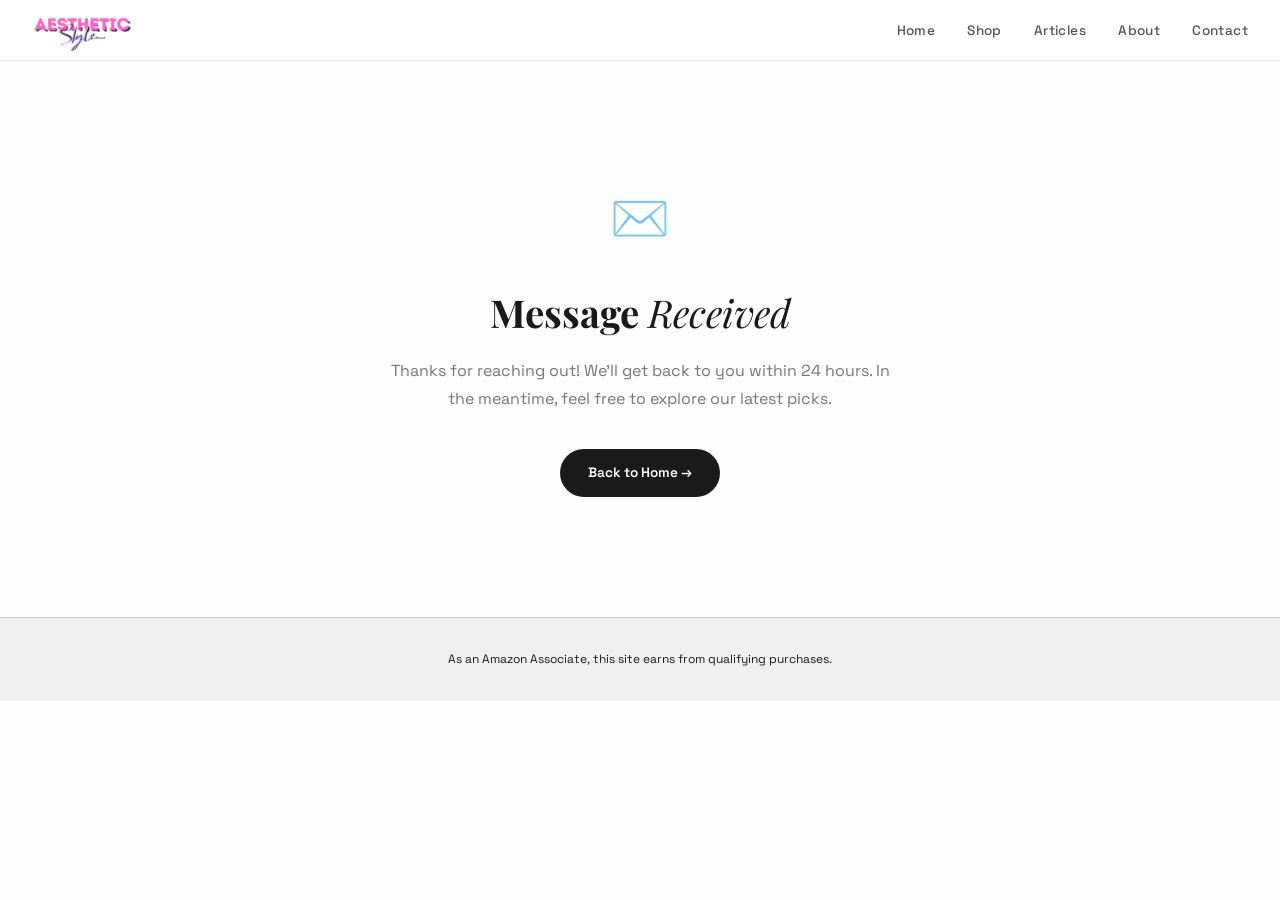
<file: contact page/success.html>
<!doctype html>
<html lang="en">
  <head>
    <meta charset="UTF-8" />
    <meta name="viewport" content="width=device-width, initial-scale=1.0" />
    <link rel="preconnect" href="https://fonts.googleapis.com" />
    <link rel="preconnect" href="https://fonts.gstatic.com" crossorigin />
    <link href="https://fonts.googleapis.com/css2?family=Fjalla+One&family=Space+Grotesk:wght@300..700&family=Playfair+Display:ital,wght@0,700;1,400&display=swap" rel="stylesheet" />
    <link rel="icon" type="image/x-icon" href="/Images/logo.png" />
    <link rel="stylesheet" href="/style.css" />
    <title>Message Sent – The Aesthetic Styles</title>
    <style>
      .success-wrap {
        max-width: 520px;
        margin: 0 auto;
        padding: 120px 24px;
        text-align: center;
      }
      .success-icon {
        font-size: 3rem;
        margin-bottom: 24px;
        display: block;
      }
      .success-title {
        font-family: "Playfair Display", serif;
        font-size: 2.4rem;
        font-weight: 700;
        color: #1a1a1a;
        margin: 0 0 14px;
      }
      .success-title em { font-style: italic; font-weight: 400; }
      .success-desc {
        font-size: 1rem;
        color: #777;
        line-height: 1.75;
        margin: 0 0 36px;
      }
      .success-btn {
        display: inline-block;
        background: #1a1a1a;
        color: #fff;
        font-size: 0.85rem;
        font-weight: 600;
        padding: 13px 28px;
        border-radius: 50px;
        text-decoration: none;
        transition: background 0.2s;
      }
      .success-btn:hover { background: #333; }
    </style>
  </head>
  <body>

    <nav class="navbar">
      <a href="/" class="nav-logo">
        <img src="/Images/logo.png" alt="The Aesthetic Styles" />
      </a>
      <button class="nav-toggle" onclick="this.nextElementSibling.classList.toggle('open')" aria-label="Toggle menu">&#9776;</button>
      <ul class="nav-links">
        <li><a href="/">Home</a></li>
        <li><a href="/#shop">Shop</a></li>
        <li><a href="/blog/">Articles</a></li>
        <li><a href="/about.html">About</a></li>
        <li><a href="/contact.html">Contact</a></li>
      </ul>
    </nav>

    <div class="success-wrap">
      <span class="success-icon">✉️</span>
      <h1 class="success-title">Message <em>Received</em></h1>
      <p class="success-desc">Thanks for reaching out! We'll get back to you within 24 hours. In the meantime, feel free to explore our latest picks.</p>
      <a href="/" class="success-btn">Back to Home →</a>
    </div>

    <footer>
      <p>As an Amazon Associate, this site earns from qualifying purchases.</p>
    </footer>

  </body>
</html>
</file>
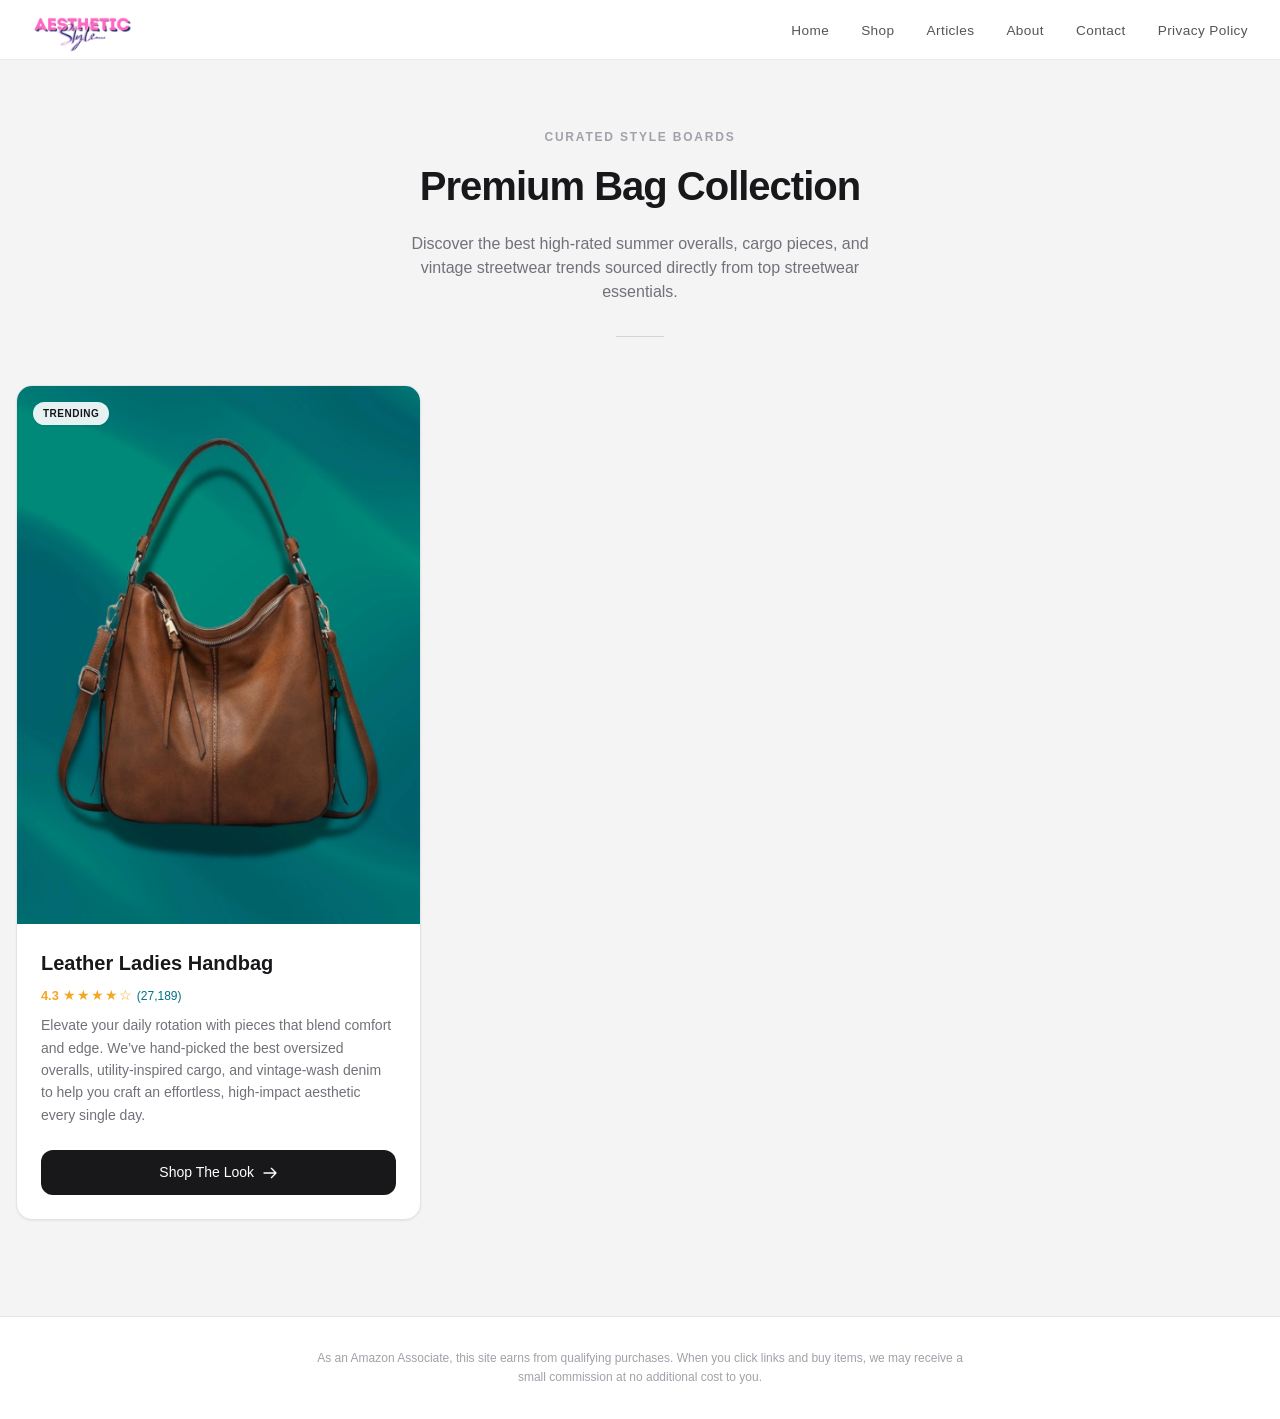
<file: handbags/handbags.html>
<!doctype html>
<html lang="en">
  <head>
    <meta charset="UTF-8" />
    <meta name="viewport" content="width=device-width, initial-scale=1.0" />
    <meta name="p:domain_verify" content="2625554ddc62a18d2c8ba4f7e1baa99e" />
    <meta name="description" content="Best handbags on Amazon — curated by style, rating and value. Find your perfect everyday bag." />
    <link rel="icon" type="image/png" href="Images/logo.png" />
    <link rel="stylesheet" href="/style.css">
    <link rel="stylesheet" href="/allcards.css" />
    <link rel="preconnect" href="https://fonts.googleapis.com" />
    <link rel="preconnect" href="https://fonts.gstatic.com" crossorigin />
    <link
      href="https://fonts.googleapis.com/css2?family=Alata&family=Jockey+One&family=Space+Grotesk:wght@300..700&display=swap"
      rel="stylesheet"
    />
    <title>Best Bags across the world</title>
  </head>
  <body>

    <nav class="navbar">
      <a href="/" class="nav-logo">
        <img src="/Images/logo.png" alt="The Aesthetic Styles" />
      </a>
      <button class="nav-toggle" onclick="this.nextElementSibling.classList.toggle('open')" aria-label="Toggle menu">&#9776;</button>
      <ul class="nav-links">
        <li><a href="/">Home</a></li>
        <li><a href="/#shop">Shop</a></li>
        <li><a href="/Article section/articlesindex.html" class="nav-active">Articles</a></li>
        <li><a href="/About Page/about.html">About</a></li>
        <li><a href="/contact page/contact.html">Contact</a></li>
        <li><a href="/Privacy Policy/privacy-policy.html">Privacy Policy</a></li>

      </ul>
    </nav>


    <header class="header-container">
      <span class="header-subtitle">Curated Style Boards</span>
      <h1 class="header-title">Premium Bag Collection</h1>
      <p class="header-desc">
        Discover the best high-rated summer overalls, cargo pieces, and vintage
        streetwear trends sourced directly from top streetwear essentials.
      </p>
      <div class="header-divider"></div>
    </header>

    <main class="main-content">
      <div class="grid-container">
        <div class="card">
          <div>
            <div class="image-wrapper">
              <img
                src="/Images/handbag.webp"
                alt="Premuim Leather Bag"
                fetchpriority="high"
                loading="eager"
              />
              <span class="badge">Trending</span>
            </div>
            <div class="card-body">
              <h2 class="card-title">Leather Ladies Handbag</h2>
              <div class="star-rating">
                <span class="rating-number">4.3</span>
                <span class="stars">★★★★☆</span>
                <span class="rating-count">(27,189)</span>
              </div>
              <p class="card-desc">
                Elevate your daily rotation with pieces that blend comfort and
                edge. We’ve hand-picked the best oversized overalls,
                utility-inspired cargo, and vintage-wash denim to help you craft
                an effortless, high-impact aesthetic every single day.
              </p>
            </div>
          </div>
          <div class="card-footer">
            <a
              href="https://amzn.to/4vfLXZ5"
              target="_blank"
              class="shop-button"
            >
              <span>Shop The Look</span>
              <svg
                fill="none"
                stroke="currentColor"
                viewBox="0 0 24 24"
                xmlns="http://www.w3.org/2000/svg"
              >
                <path
                  stroke-linecap="round"
                  stroke-linejoin="round"
                  stroke-width="2"
                  d="M14 5l7 7m0 0l-7 7m7-7H3"
                ></path>
              </svg>
            </a>
          </div>
        </div>
      </div>
    </main>

    <footer>
      <p>
        As an Amazon Associate, this site earns from qualifying purchases. When
        you click links and buy items, we may receive a small commission at no
        additional cost to you.
      </p>
    </footer>
  </body>
</html>
</file>
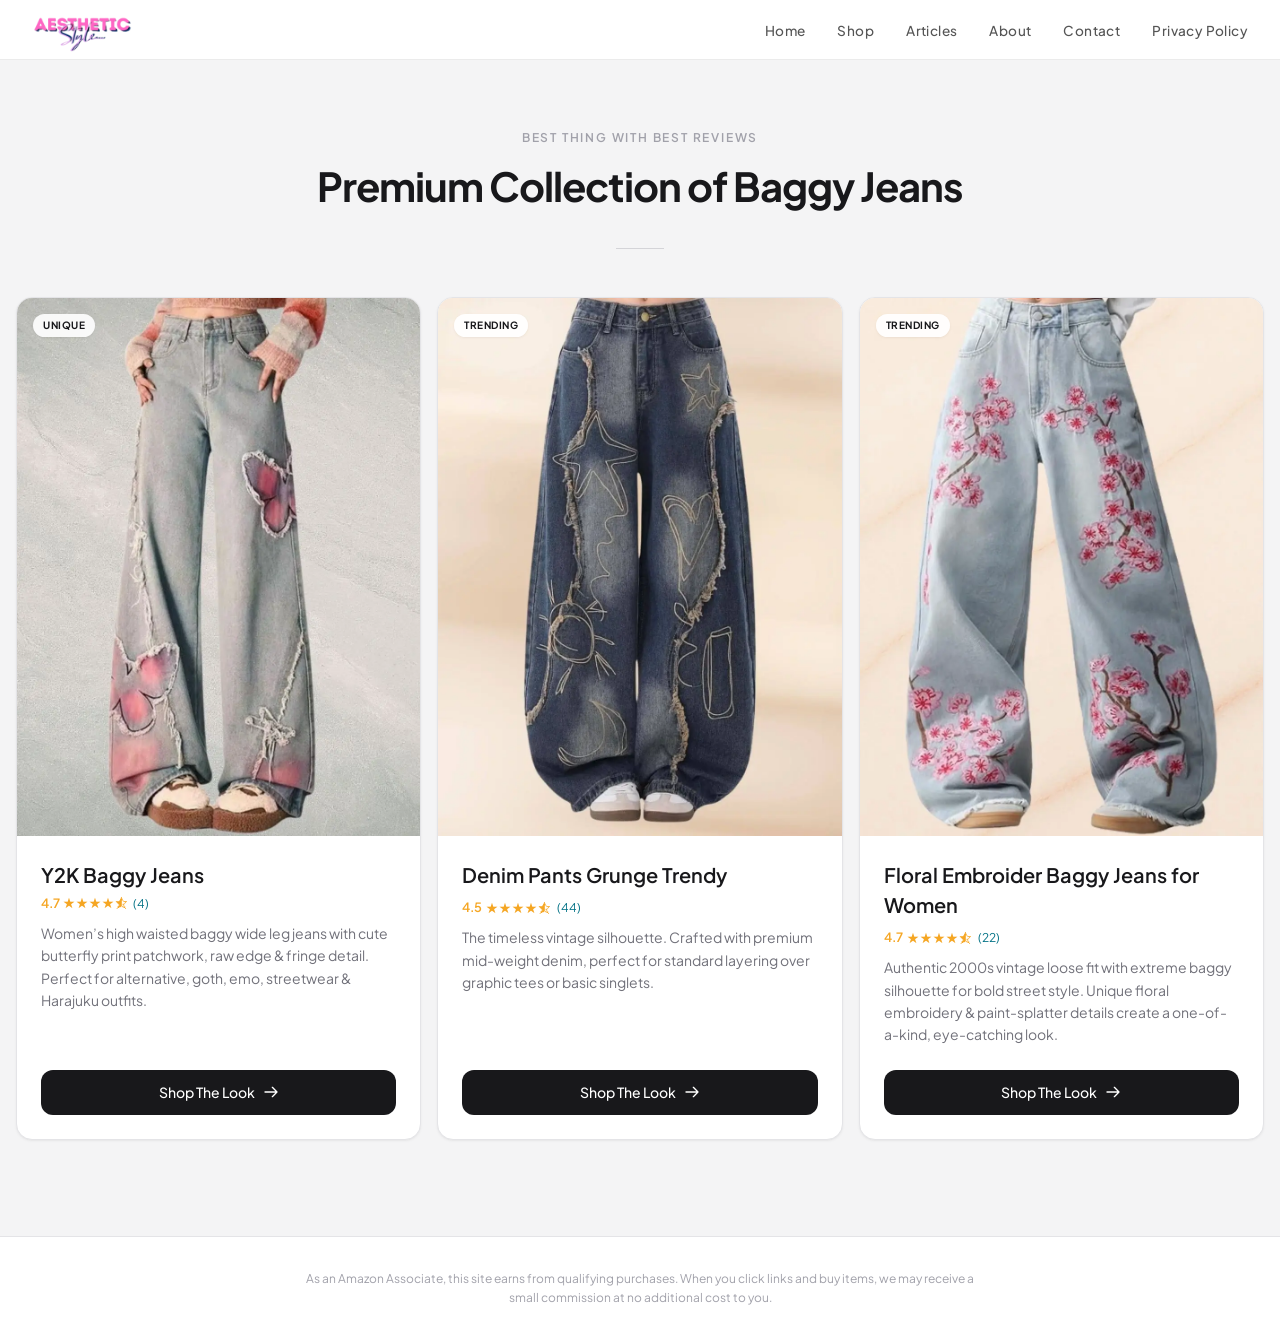
<file: jeans/jeans.html>
<!doctype html>
<html lang="en">
  <head>
    <meta charset="UTF-8" />
    <meta name="viewport" content="width=device-width, initial-scale=1.0" />
    <meta name="p:domain_verify" content="2625554ddc62a18d2c8ba4f7e1baa99e" />
    <link rel="icon" type="image/png" href="Images/logo.png" />
    <link rel="stylesheet" href="/style.css">
    <link rel="stylesheet" href="/allcards.css" />
    <link rel="preconnect" href="https://fonts.googleapis.com" />
    <link rel="preconnect" href="https://fonts.gstatic.com" crossorigin />
    <link
      href="https://fonts.googleapis.com/css2?family=Alata&family=Plus+Jakarta+Sans:wght@400;500;600;700&family=Space+Grotesk:wght@600;700&display=swap"
      rel="stylesheet"
    />
    <link rel="icon" type="image/x-icon" href="/Images/logo.png" />

    <title>Outdoor Utilities</title>
  </head>
  <body>

    <nav class="navbar">
      <a href="/" class="nav-logo">
        <img src="/Images/logo.png" alt="The Aesthetic Styles" />
      </a>
      <button class="nav-toggle" onclick="this.nextElementSibling.classList.toggle('open')" aria-label="Toggle menu">&#9776;</button>
      <ul class="nav-links">
        <li><a href="/">Home</a></li>
        <li><a href="/#shop">Shop</a></li>
        <li><a href="/Article section/articlesindex.html" class="nav-active">Articles</a></li>
        <li><a href="/About Page/about.html">About</a></li>
        <li><a href="/contact page/contact.html">Contact</a></li>
        <li><a href="/Privacy Policy/privacy-policy.html">Privacy Policy</a></li>

      </ul>
    </nav>

    <header class="header-container">
      <span class="header-subtitle">Best Thing with Best Reviews</span>
      <h1 class="header-title">Premium Collection of Baggy Jeans</h1>
      <div class="header-divider"></div>
    </header>

    <main class="main-content">
      <div class="grid-container">
        <div class="card">
          <div>
            <div class="image-wrapper">
              <img
                src="/Images/butterflyjeans.webp"
                alt="BECOJADDE 15L Small Hiking Backpack"
                fetchpriority="auto"
                loading="eager"
              />
              <span class="badge">Unique</span>
            </div>
            <div class="card-body">
              <h2 class="card-title technical-title">Y2K Baggy Jeans</h2>
              <span class="rating-number">4.7</span>
              <span class="stars">★★★★⯪</span>
              <span class="rating-count">(4)</span>
              <p class="card-desc">
                Women’s high waisted baggy wide leg jeans with cute butterfly
                print patchwork, raw edge & fringe detail. Perfect for
                alternative, goth, emo, streetwear & Harajuku outfits.
              </p>
            </div>
          </div>
          <div class="card-footer">
            <a
              href="https://amzn.to/4uWvxoS"
              target="_blank"
              class="shop-button"
            >
              <span>Shop The Look</span>
              <svg
                fill="none"
                stroke="currentColor"
                viewBox="0 0 24 24"
                xmlns="http://www.w3.org/2000/svg"
              >
                <path
                  stroke-linecap="round"
                  stroke-linejoin="round"
                  stroke-width="2"
                  d="M14 5l7 7m0 0l-7 7m7-7H3"
                ></path>
              </svg>
            </a>
          </div>
        </div>

        <div class="card">
          <div>
            <div class="image-wrapper">
              <img
                src="/Images/starjeans.webp"
                alt="Baggy Jeans"
                fetchpriority="low"
                loading="lazy"
              />
              <span class="badge">Trending</span>
            </div>
            <div class="card-body">
              <h2 class="card-title">Denim Pants Grunge Trendy</h2>
              <div class="star-rating">
                <span class="rating-number">4.5</span>
                <span class="stars">★★★★⯪</span>
                <span class="rating-count">(44)</span>
              </div>
              <p class="card-desc">
                The timeless vintage silhouette. Crafted with premium mid-weight
                denim, perfect for standard layering over graphic tees or basic
                singlets.
              </p>
            </div>
          </div>
          <div class="card-footer">
            <a
              href="https://amzn.to/4g3JBrX"
              target="_blank"
              class="shop-button"
            >
              <span>Shop The Look</span>
              <svg
                fill="none"
                stroke="currentColor"
                viewBox="0 0 24 24"
                xmlns="http://www.w3.org/2000/svg"
              >
                <path
                  stroke-linecap="round"
                  stroke-linejoin="round"
                  stroke-width="2"
                  d="M14 5l7 7m0 0l-7 7m7-7H3"
                ></path>
              </svg>
            </a>
          </div>
        </div>

        <div class="card">
          <div>
            <div class="image-wrapper">
              <img
                src="/Images/floraljeans.webp"
                alt="Baggy Jeans"
                fetchpriority="low"
                loading="lazy"
              />
              <span class="badge">Trending</span>
            </div>
            <div class="card-body">
              <h2 class="card-title">Floral Embroider Baggy Jeans for Women</h2>
              <div class="star-rating">
                <span class="rating-number">4.7</span>
                <span class="stars">★★★★⯪</span>
                <span class="rating-count">(22)</span>
              </div>
              <p class="card-desc">
                Authentic 2000s vintage loose fit with extreme baggy silhouette
                for bold street style. Unique floral embroidery & paint-splatter
                details create a one-of-a-kind, eye-catching look.
              </p>
            </div>
          </div>
          <div class="card-footer">
            <a
              href="https://amzn.to/43n8XcS"
              target="_blank"
              class="shop-button"
            >
              <span>Shop The Look</span>
              <svg
                fill="none"
                stroke="currentColor"
                viewBox="0 0 24 24"
                xmlns="http://www.w3.org/2000/svg"
              >
                <path
                  stroke-linecap="round"
                  stroke-linejoin="round"
                  stroke-width="2"
                  d="M14 5l7 7m0 0l-7 7m7-7H3"
                ></path>
              </svg>
            </a>
          </div>
        </div>
      </div>
    </main>

    <footer>
      <p>
        As an Amazon Associate, this site earns from qualifying purchases. When
        you click links and buy items, we may receive a small commission at no
        additional cost to you.
      </p>
    </footer>
  </body>
</html>
</file>
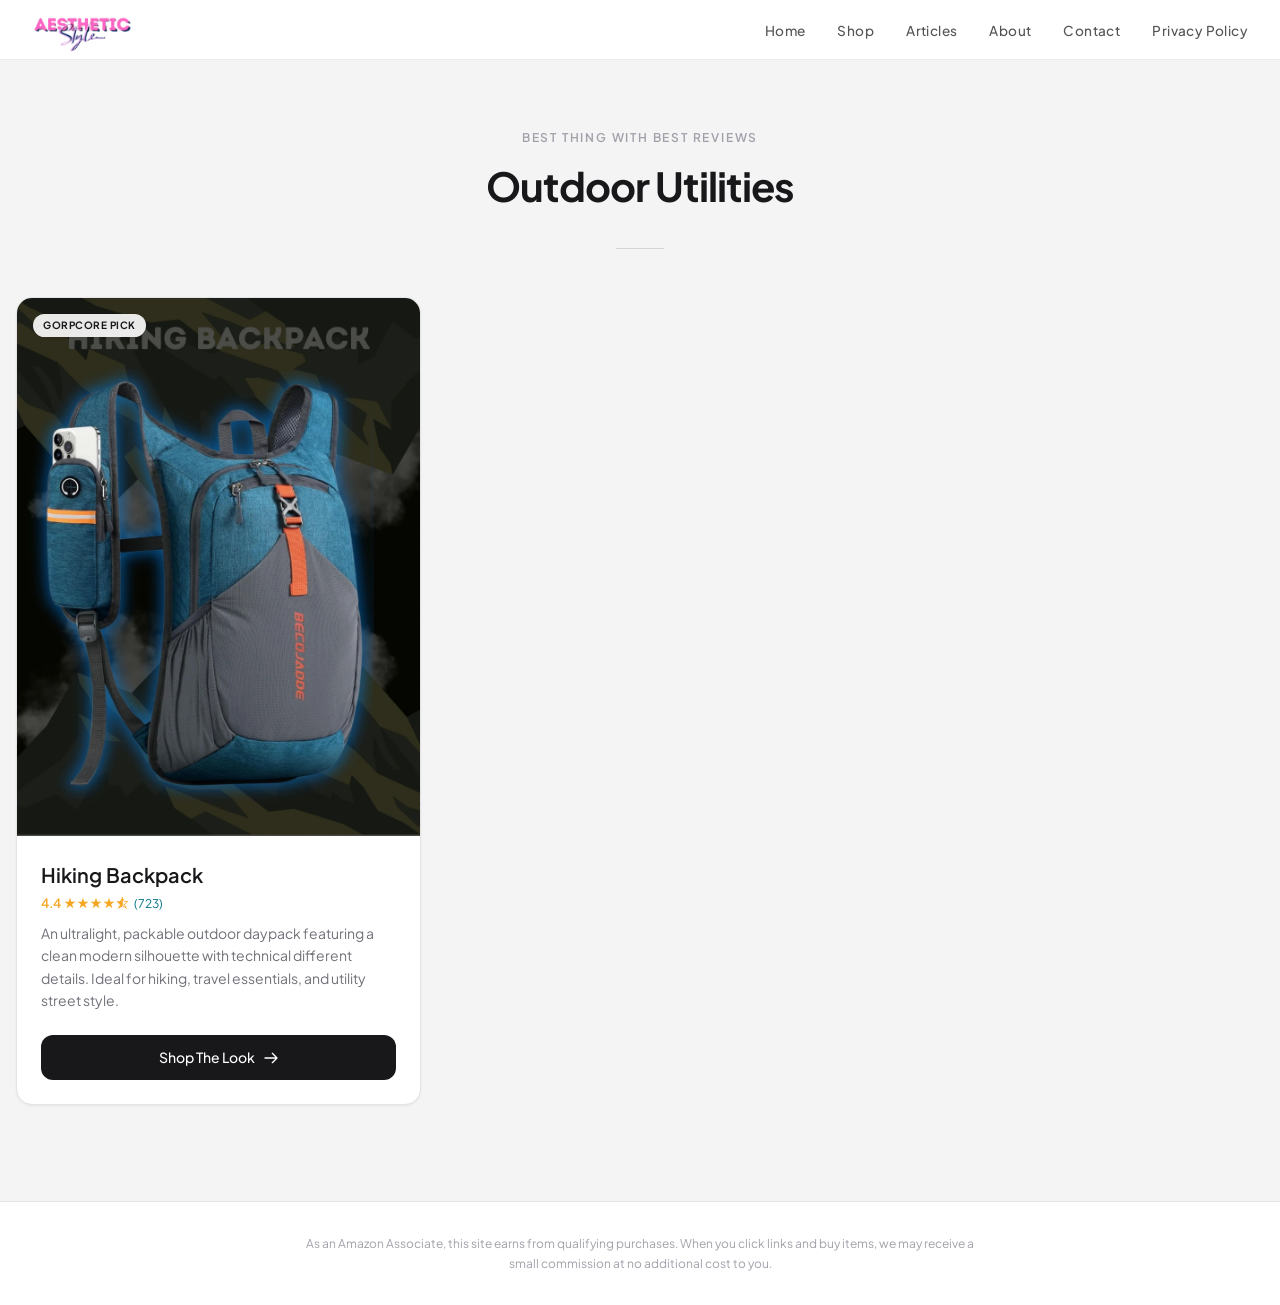
<file: Outdoor/outdoor.html>
<!doctype html>
<html lang="en">
  <head>
    <meta charset="UTF-8" />
    <meta name="viewport" content="width=device-width, initial-scale=1.0" />
    <meta name="p:domain_verify" content="2625554ddc62a18d2c8ba4f7e1baa99e" />
    <meta name="description" content="Top rated hiking gear and outdoor backpacks — affordable picks sourced from Amazon." />
    <link rel="stylesheet" href="/style.css">
    <link rel="icon" type="image/png" href="Images/logo.png" />
    <link rel="stylesheet" href="/allcards.css" />
    <link rel="preconnect" href="https://fonts.googleapis.com" />
    <link rel="preconnect" href="https://fonts.gstatic.com" crossorigin />
    <link
      href="https://fonts.googleapis.com/css2?family=Alata&family=Plus+Jakarta+Sans:wght@400;500;600;700&family=Space+Grotesk:wght@600;700&display=swap"
      rel="stylesheet"
    />
    <title>Outdoor Utilities</title>
  </head>
  <body>

    <nav class="navbar">
      <a href="/" class="nav-logo">
        <img src="/Images/logo.png" alt="The Aesthetic Styles" />
      </a>
      <button class="nav-toggle" onclick="this.nextElementSibling.classList.toggle('open')" aria-label="Toggle menu">&#9776;</button>
      <ul class="nav-links">
        <li><a href="/">Home</a></li>
        <li><a href="/#shop">Shop</a></li>
        <li><a href="/Article section/articlesindex.html" class="nav-active">Articles</a></li>
        <li><a href="/About Page/about.html">About</a></li>
        <li><a href="/contact page/contact.html">Contact</a></li>
        <li><a href="/Privacy Policy/privacy-policy.html">Privacy Policy</a></li>

      </ul>
    </nav>

    <header class="header-container">
      <span class="header-subtitle">Best Thing with Best Reviews</span>
      <h1 class="header-title">Outdoor Utilities</h1>
      <div class="header-divider"></div>
    </header>

    <main class="main-content">
      <div class="grid-container">
        <div class="card">
          <div>
            <div class="image-wrapper">
              <img
                src="/Images/backpack.webp"
                alt="BECOJADDE 15L Small Hiking Backpack"
                loading="eager"
              />
              <span class="badge">Gorpcore Pick</span>
            </div>
            <div class="card-body">
              <h2 class="card-title technical-title">Hiking Backpack</h2>
              <span class="rating-number">4.4</span>
              <span class="stars">★★★★⯪</span>
              <span class="rating-count">(723)</span>
              <p class="card-desc">
                An ultralight, packable outdoor daypack featuring a clean modern
                silhouette with technical different details. Ideal for hiking,
                travel essentials, and utility street style.
              </p>
            </div>
          </div>
          <div class="card-footer">
            <a
              href="https://amzn.to/4wXiBAu"
              target="_blank"
              class="shop-button"
            >
              <span>Shop The Look</span>
              <svg
                fill="none"
                stroke="currentColor"
                viewBox="0 0 24 24"
                xmlns="http://www.w3.org/2000/svg"
              >
                <path
                  stroke-linecap="round"
                  stroke-linejoin="round"
                  stroke-width="2"
                  d="M14 5l7 7m0 0l-7 7m7-7H3"
                ></path>
              </svg>
            </a>
          </div>
        </div>
      </div>
    </main>

    <footer>
      <p>
        As an Amazon Associate, this site earns from qualifying purchases. When
        you click links and buy items, we may receive a small commission at no
        additional cost to you.
      </p>
    </footer>
  </body>
</html>
</file>
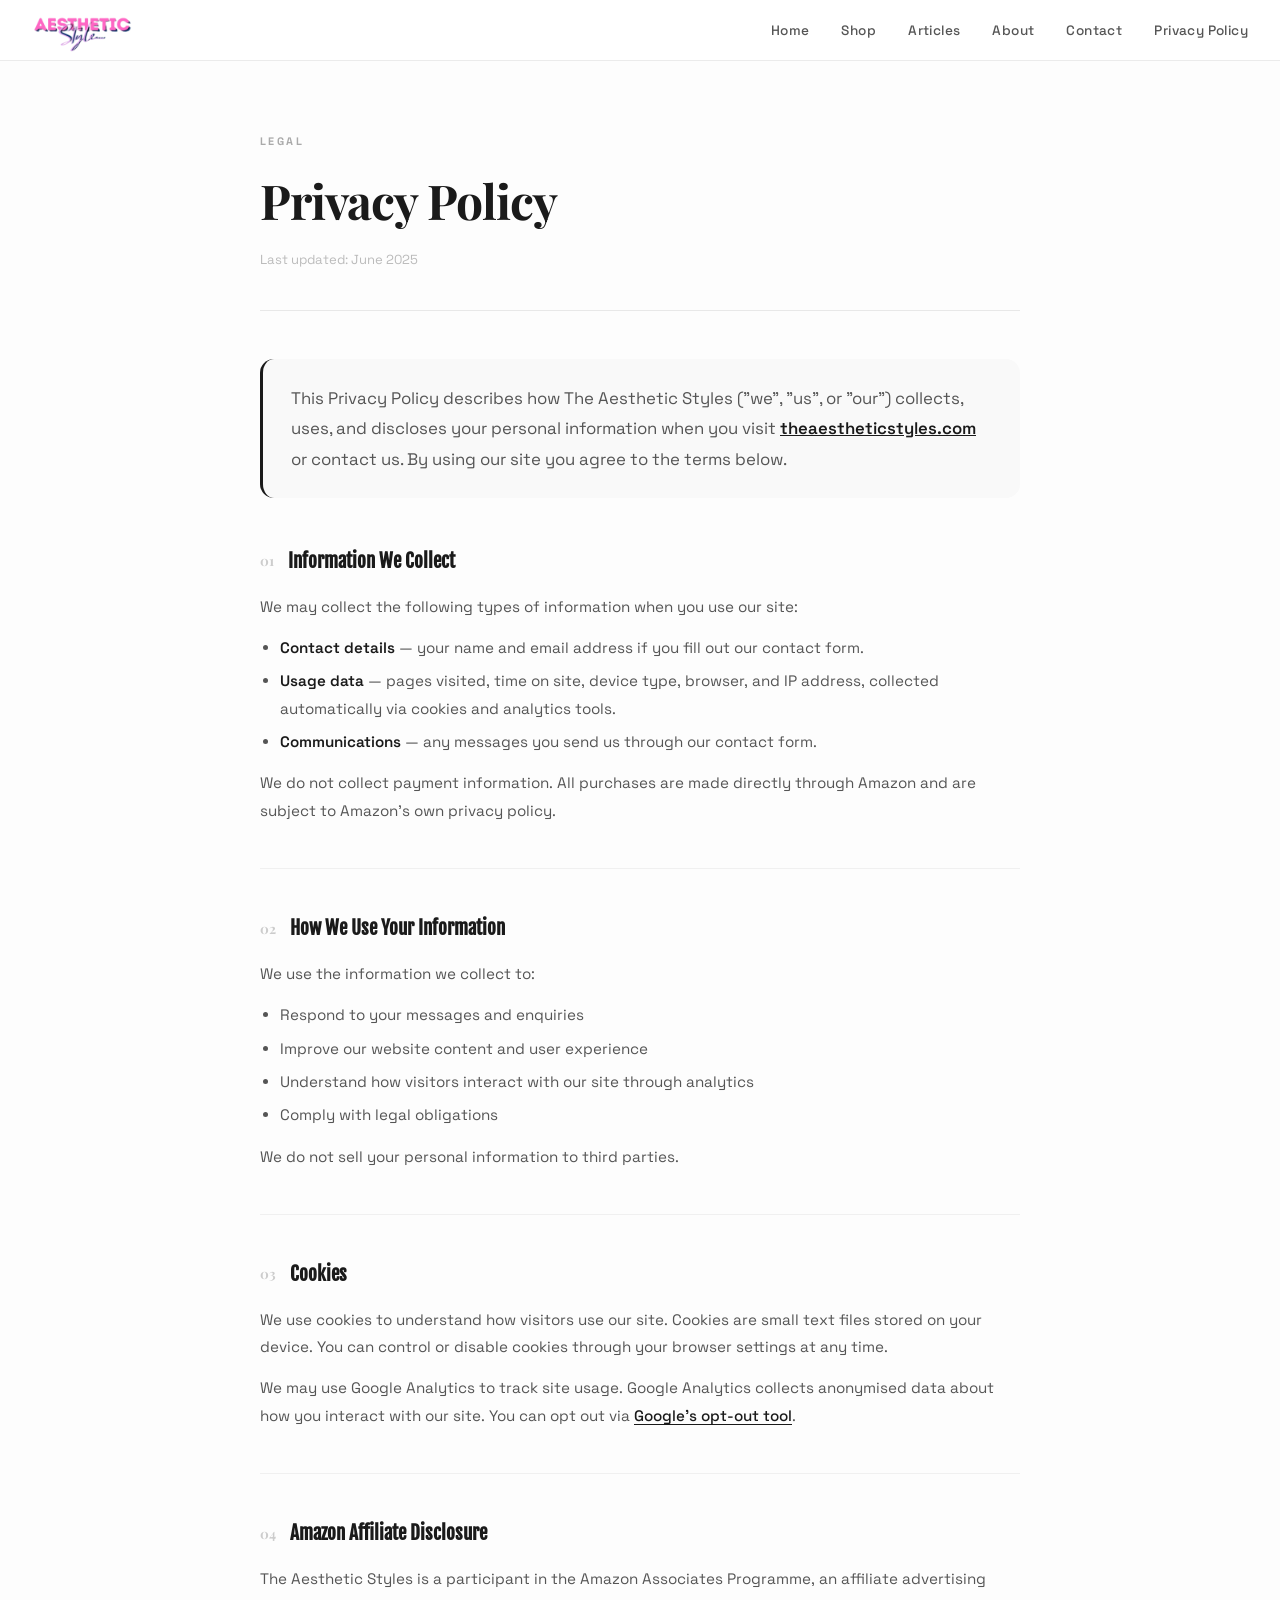
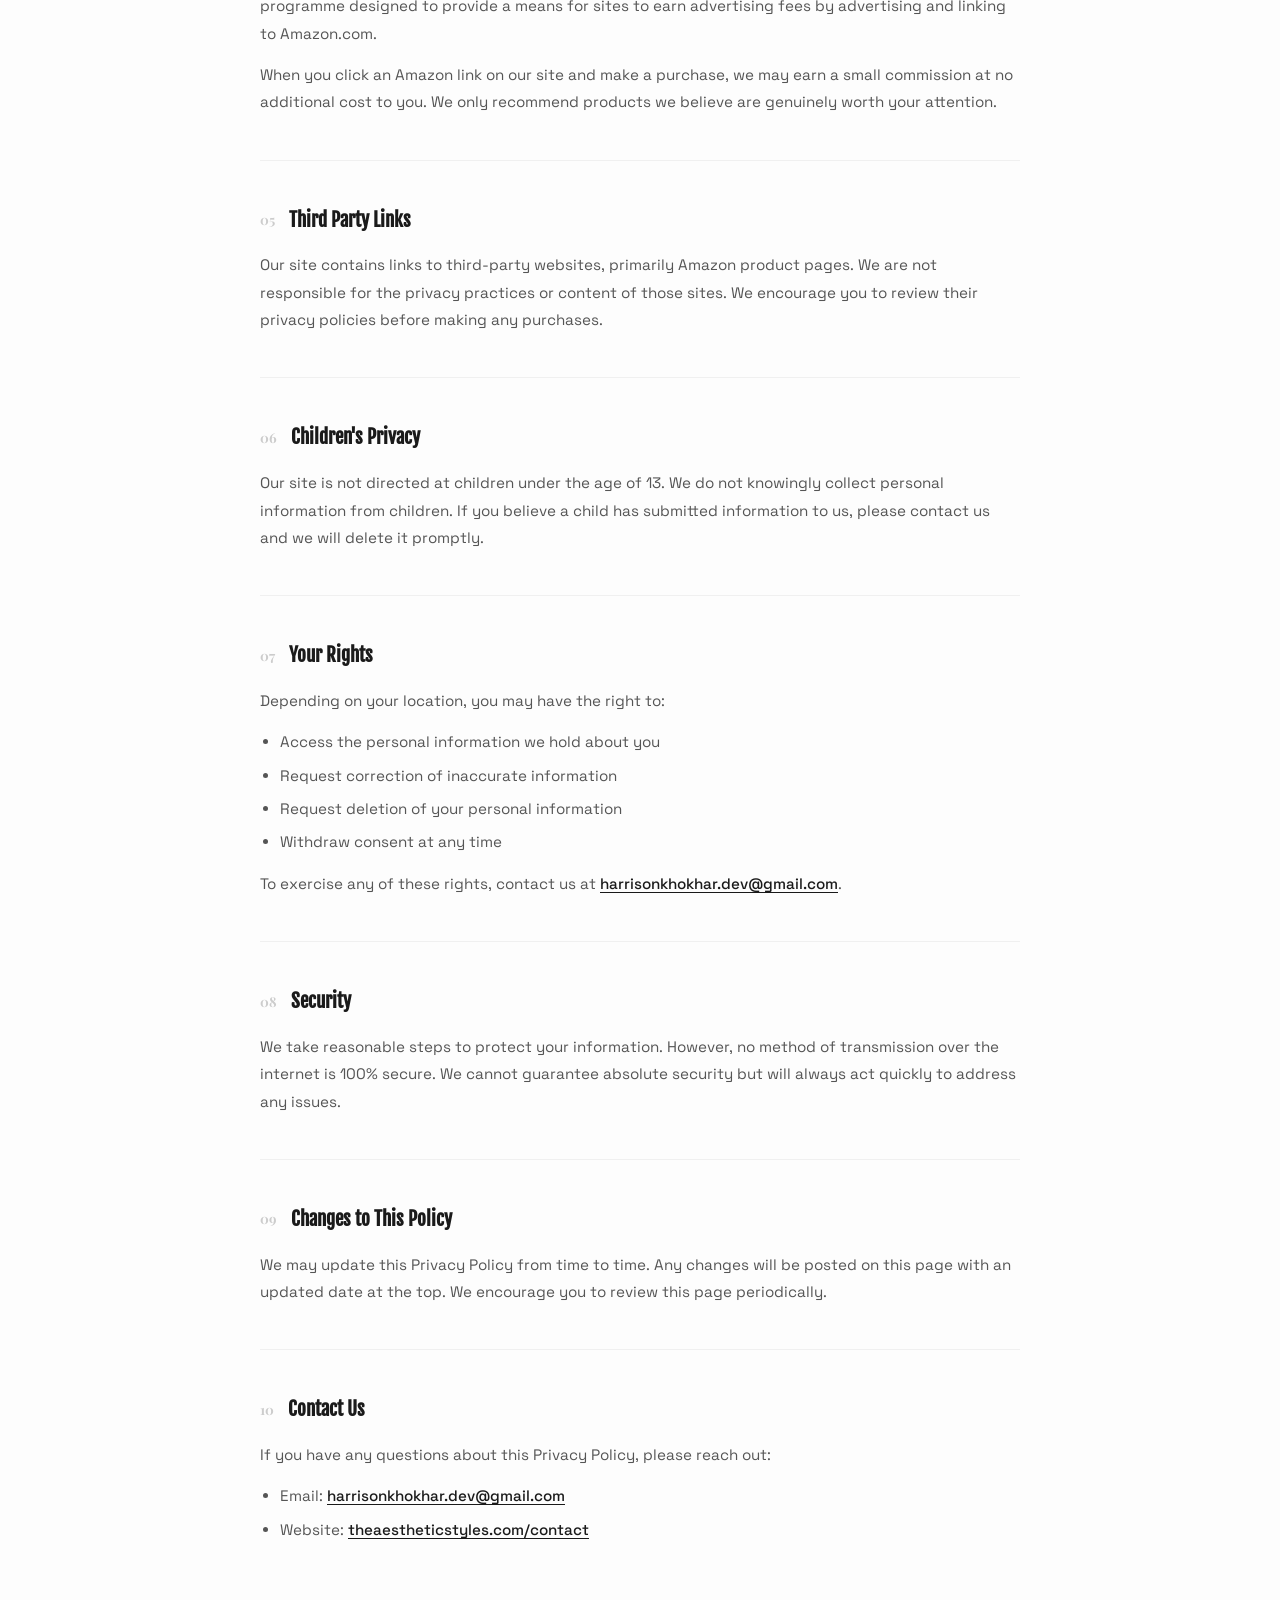
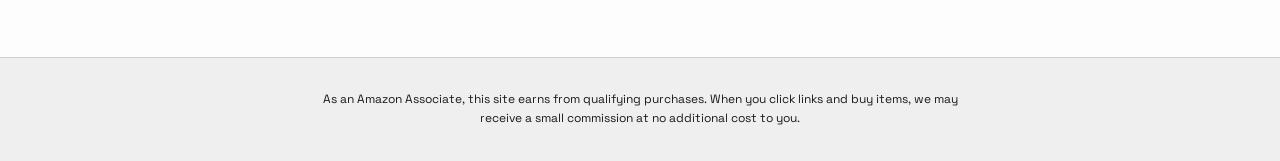
<file: Privacy Policy/privacy-policy.html>
<!doctype html>
<html lang="en">
  <head>
    <meta charset="UTF-8" />
    <meta name="viewport" content="width=device-width, initial-scale=1.0" />
    <meta name="description" content="Privacy Policy for The Aesthetic Styles — how we collect, use and protect your information." />
    <link rel="preconnect" href="https://fonts.googleapis.com" />
    <link rel="preconnect" href="https://fonts.gstatic.com" crossorigin />
    <link href="https://fonts.googleapis.com/css2?family=Fjalla+One&family=Space+Grotesk:wght@300..700&family=Playfair+Display:ital,wght@0,700;1,400&display=swap" rel="stylesheet" />
    <link rel="icon" type="image/x-icon" href="/Images/logo.png" />
    <link rel="stylesheet" href="/style.css" />
    <link rel="stylesheet" href="policy.css" />
    <title>Privacy Policy – The Aesthetic Styles</title>
  </head>
  <body>

    <nav class="navbar">
      <a href="/" class="nav-logo">
        <img src="/Images/logo.png" alt="The Aesthetic Styles" />
      </a>
      <button class="nav-toggle" onclick="this.nextElementSibling.classList.toggle('open')" aria-label="Toggle menu">&#9776;</button>
      <ul class="nav-links">
        <li><a href="/">Home</a></li>
        <li><a href="/#shop">Shop</a></li>
        <li><a href="/Article section/articlesindex.html">Articles</a></li>
        <li><a href="/About Page/about.html">About</a></li>
        <li><a href="/contact page/contact.html">Contact</a></li>
        <li><a href="privacy-policy.html">Privacy Policy</a></li>

      </ul>
    </nav>

    <main class="policy-wrap">

      <div class="policy-header">
        <span class="policy-label">Legal</span>
        <h1 class="policy-title">Privacy Policy</h1>
        <p class="policy-updated">Last updated: June 2025</p>
      </div>

      <div class="policy-body">

        <p class="policy-intro">
          This Privacy Policy describes how The Aesthetic Styles ("we", "us", or "our") collects, uses, and discloses your personal information when you visit <a href="https://www.theaestheticstyles.com">theaestheticstyles.com</a> or contact us. By using our site you agree to the terms below.
        </p>

        <!-- 1 -->
        <div class="policy-section">
          <h2><span class="policy-num">01</span>Information We Collect</h2>
          <p>We may collect the following types of information when you use our site:</p>
          <ul>
            <li><strong>Contact details</strong> — your name and email address if you fill out our contact form.</li>
            <li><strong>Usage data</strong> — pages visited, time on site, device type, browser, and IP address, collected automatically via cookies and analytics tools.</li>
            <li><strong>Communications</strong> — any messages you send us through our contact form.</li>
          </ul>
          <p>We do not collect payment information. All purchases are made directly through Amazon and are subject to Amazon's own privacy policy.</p>
        </div>

        <!-- 2 -->
        <div class="policy-section">
          <h2><span class="policy-num">02</span>How We Use Your Information</h2>
          <p>We use the information we collect to:</p>
          <ul>
            <li>Respond to your messages and enquiries</li>
            <li>Improve our website content and user experience</li>
            <li>Understand how visitors interact with our site through analytics</li>
            <li>Comply with legal obligations</li>
          </ul>
          <p>We do not sell your personal information to third parties.</p>
        </div>

        <!-- 3 -->
        <div class="policy-section">
          <h2><span class="policy-num">03</span>Cookies</h2>
          <p>
            We use cookies to understand how visitors use our site. Cookies are small text files stored on your device. You can control or disable cookies through your browser settings at any time.
          </p>
          <p>
            We may use Google Analytics to track site usage. Google Analytics collects anonymised data about how you interact with our site. You can opt out via <a href="https://tools.google.com/dlpage/gaoptout" target="_blank">Google's opt-out tool</a>.
          </p>
        </div>

        <!-- 4 -->
        <div class="policy-section">
          <h2><span class="policy-num">04</span>Amazon Affiliate Disclosure</h2>
          <p>
            The Aesthetic Styles is a participant in the Amazon Associates Programme, an affiliate advertising programme designed to provide a means for sites to earn advertising fees by advertising and linking to Amazon.com.
          </p>
          <p>
            When you click an Amazon link on our site and make a purchase, we may earn a small commission at no additional cost to you. We only recommend products we believe are genuinely worth your attention.
          </p>
        </div>

        <!-- 5 -->
        <div class="policy-section">
          <h2><span class="policy-num">05</span>Third Party Links</h2>
          <p>
            Our site contains links to third-party websites, primarily Amazon product pages. We are not responsible for the privacy practices or content of those sites. We encourage you to review their privacy policies before making any purchases.
          </p>
        </div>

        <!-- 6 -->
        <div class="policy-section">
          <h2><span class="policy-num">06</span>Children's Privacy</h2>
          <p>
            Our site is not directed at children under the age of 13. We do not knowingly collect personal information from children. If you believe a child has submitted information to us, please contact us and we will delete it promptly.
          </p>
        </div>

        <!-- 7 -->
        <div class="policy-section">
          <h2><span class="policy-num">07</span>Your Rights</h2>
          <p>Depending on your location, you may have the right to:</p>
          <ul>
            <li>Access the personal information we hold about you</li>
            <li>Request correction of inaccurate information</li>
            <li>Request deletion of your personal information</li>
            <li>Withdraw consent at any time</li>
          </ul>
          <p>To exercise any of these rights, contact us at <a href="mailto:harrisonkhokhar.dev@gmail.com">harrisonkhokhar.dev@gmail.com</a>.</p>
        </div>

        <!-- 8 -->
        <div class="policy-section">
          <h2><span class="policy-num">08</span>Security</h2>
          <p>
            We take reasonable steps to protect your information. However, no method of transmission over the internet is 100% secure. We cannot guarantee absolute security but will always act quickly to address any issues.
          </p>
        </div>

        <!-- 9 -->
        <div class="policy-section">
          <h2><span class="policy-num">09</span>Changes to This Policy</h2>
          <p>
            We may update this Privacy Policy from time to time. Any changes will be posted on this page with an updated date at the top. We encourage you to review this page periodically.
          </p>
        </div>

        <!-- 10 -->
        <div class="policy-section">
          <h2><span class="policy-num">10</span>Contact Us</h2>
          <p>
            If you have any questions about this Privacy Policy, please reach out:
          </p>
          <ul>
            <li>Email: <a href="mailto:harrisonkhokhar.dev@gmail.com">harrisonkhokhar.dev@gmail.com</a></li>
            <li>Website: <a href="/contact page/contact.html">theaestheticstyles.com/contact</a></li>
          </ul>
        </div>

      </div>
    </main>

    <footer>
      <p>As an Amazon Associate, this site earns from qualifying purchases. When you click links and buy items, we may receive a small commission at no additional cost to you.</p>
    </footer>

  </body>
</html>
</file>
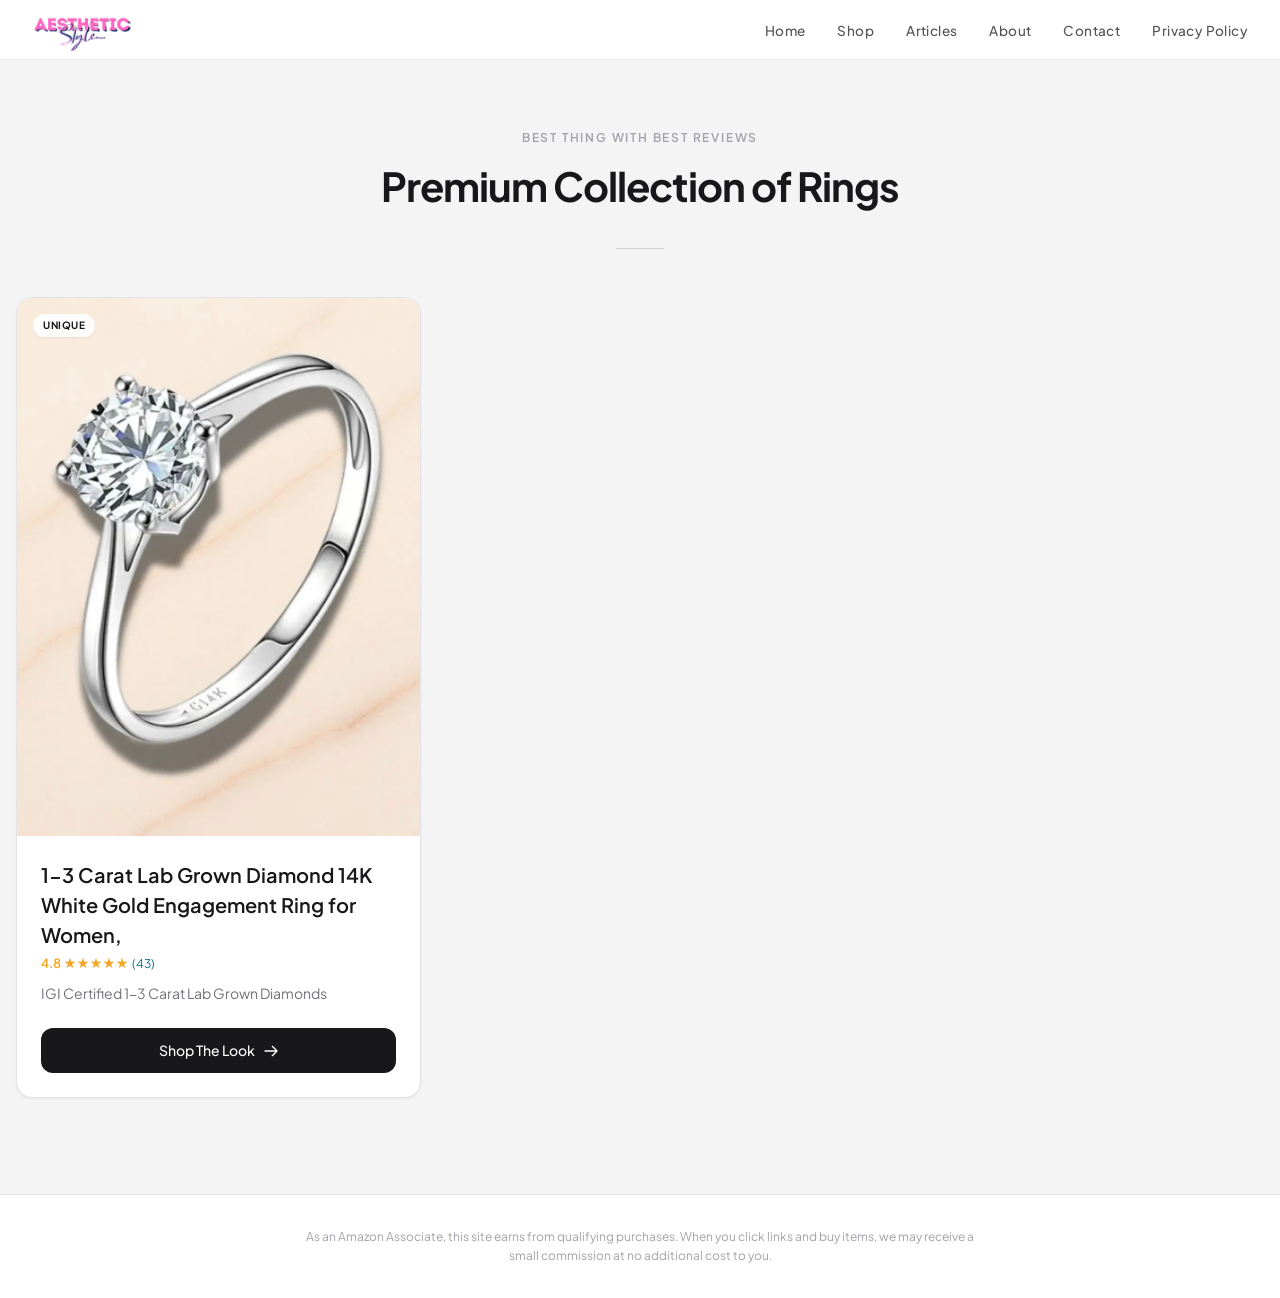
<file: rings/rings.html>
<!doctype html>
<html lang="en">
  <head>
    <meta charset="UTF-8" />
    <meta name="viewport" content="width=device-width, initial-scale=1.0" />
    <meta name="p:domain_verify" content="2625554ddc62a18d2c8ba4f7e1baa99e" />
    <link rel="icon" type="image/png" href="Images/logo.png" />
    <link rel="stylesheet" href="/style.css">
    <link rel="stylesheet" href="/allcards.css" />
    <link rel="preconnect" href="https://fonts.googleapis.com" />
    <link rel="preconnect" href="https://fonts.gstatic.com" crossorigin />
    <link
      href="https://fonts.googleapis.com/css2?family=Alata&family=Plus+Jakarta+Sans:wght@400;500;600;700&family=Space+Grotesk:wght@600;700&display=swap"
      rel="stylesheet"
    />
    <link rel="icon" type="image/x-icon" href="/Images/logo.png" />

    <title>Outdoor Utilities</title>
  </head>
  <body>

    <nav class="navbar">
      <a href="/" class="nav-logo">
        <img src="/Images/logo.png" alt="The Aesthetic Styles" />
      </a>
      <button class="nav-toggle" onclick="this.nextElementSibling.classList.toggle('open')" aria-label="Toggle menu">&#9776;</button>
      <ul class="nav-links">
        <li><a href="/">Home</a></li>
        <li><a href="/#shop">Shop</a></li>
        <li><a href="/Article section/articlesindex.html" class="nav-active">Articles</a></li>
        <li><a href="/About Page/about.html">About</a></li>
        <li><a href="/contact page/contact.html">Contact</a></li>
        <li><a href="/Privacy Policy/privacy-policy.html">Privacy Policy</a></li>

      </ul>
    </nav>

    <header class="header-container">
      <span class="header-subtitle">Best Thing with Best Reviews</span>
      <h1 class="header-title">Premium Collection of Rings</h1>
      <div class="header-divider"></div>
    </header>

    <main class="main-content">
      <div class="grid-container">
        <div class="card">
          <div>
            <div class="image-wrapper">
              <img
                src="/Images/diamondring.webp"
                alt="1-3 Carat Lab Grown Diamond 14K White Gold Engagement Ring for
                Women"
                loading="eager"
              />
              <span class="badge">Unique</span>
            </div>
            <div class="card-body">
              <h2 class="card-title technical-title">
                1-3 Carat Lab Grown Diamond 14K White Gold Engagement Ring for
                Women,
              </h2>
              <span class="rating-number">4.8</span>
              <span class="stars">★★★★★</span>
              <span class="rating-count">(43)</span>
              <p class="card-desc">
                IGI Certified 1-3 Carat Lab Grown Diamonds
              </p>
            </div>
          </div>
          <div class="card-footer">
            <a
              href="https://amzn.to/3S9KTYx"
              target="_blank"
              class="shop-button"
            >
              <span>Shop The Look</span>
              <svg
                fill="none"
                stroke="currentColor"
                viewBox="0 0 24 24"
                xmlns="http://www.w3.org/2000/svg"
              >
                <path
                  stroke-linecap="round"
                  stroke-linejoin="round"
                  stroke-width="2"
                  d="M14 5l7 7m0 0l-7 7m7-7H3"
                ></path>
              </svg>
            </a>
          </div>
        </div>
      </div>
    </main>

    <footer>
      <p>
        As an Amazon Associate, this site earns from qualifying purchases. When
        you click links and buy items, we may receive a small commission at no
        additional cost to you.
      </p>
    </footer>
  </body>
</html>
</file>
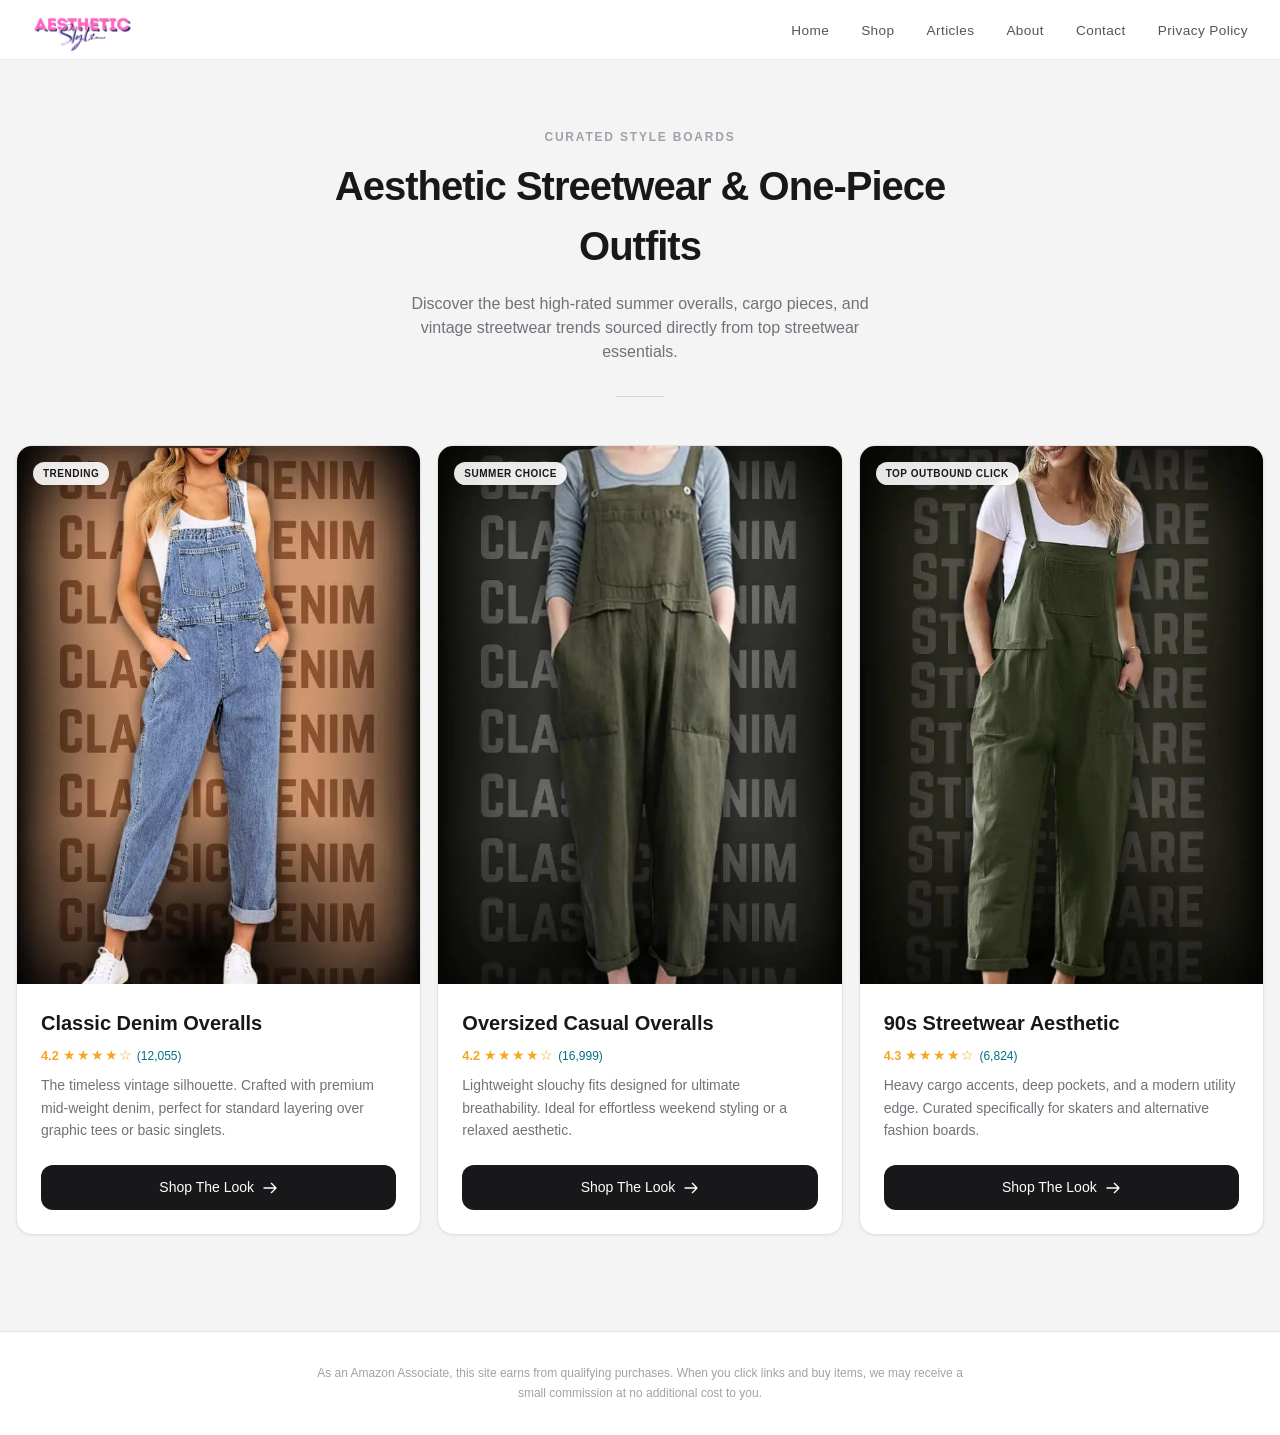
<file: streetware and onepiece outfit/streetwareoutfits.html>
<!doctype html>
<html lang="en">
  <head>
    <meta charset="UTF-8" />
    <meta name="viewport" content="width=device-width, initial-scale=1.0" />
    <meta name="p:domain_verify" content="2625554ddc62a18d2c8ba4f7e1baa99e" />
    <meta name="description" content="Shop the best aesthetic streetwear and one-piece outfits — curated picks with top Amazon ratings." />
    <link rel="icon" type="image/png" href="Images/logo.png" />
    <link rel="stylesheet" href="/style.css">
    <link rel="stylesheet" href="/allcards.css" />
    <link rel="preconnect" href="https://fonts.googleapis.com" />
    <link rel="preconnect" href="https://fonts.gstatic.com" crossorigin />
    <link
      href="https://fonts.googleapis.com/css2?family=Alata&family=Jockey+One&family=Space+Grotesk:wght@300..700&display=swap"
      rel="stylesheet"
    />
    <title>Aesthetic Streetwear & One-Piece Outfits</title>
  </head>
  <body>

    <nav class="navbar">
      <a href="/" class="nav-logo">
        <img src="/Images/logo.png" alt="The Aesthetic Styles" />
      </a>
      <button class="nav-toggle" onclick="this.nextElementSibling.classList.toggle('open')" aria-label="Toggle menu">&#9776;</button>
      <ul class="nav-links">
        <li><a href="/">Home</a></li>
        <li><a href="/#shop">Shop</a></li>
        <li><a href="/Article section/articlesindex.html" class="nav-active">Articles</a></li>
        <li><a href="/About Page/about.html">About</a></li>
        <li><a href="/contact page/contact.html">Contact</a></li>
        <li><a href="/Privacy Policy/privacy-policy.html">Privacy Policy</a></li>

      </ul>
    </nav>

    <header class="header-container">
      <span class="header-subtitle">Curated Style Boards</span>
      <h1 class="header-title">Aesthetic Streetwear & One-Piece Outfits</h1>
      <p class="header-desc">
        Discover the best high-rated summer overalls, cargo pieces, and vintage
        streetwear trends sourced directly from top streetwear essentials.
      </p>
      <div class="header-divider"></div>
    </header>

    <main class="main-content">
      <div class="grid-container">
        <div class="card">
          <div>
            <div class="image-wrapper">
              <img
                src="/Images/denim.webp"
                alt="Classic Denim Overalls"
                fetchpriority="high"
                loading="eager"
              />
              <span class="badge">Trending</span>
            </div>
            <div class="card-body">
              <h2 class="card-title">Classic Denim Overalls</h2>
              <div class="star-rating">
                <span class="rating-number">4.2</span>
                <span class="stars">★★★★☆</span>
                <span class="rating-count">(12,055)</span>
              </div>
              <p class="card-desc">
                The timeless vintage silhouette. Crafted with premium mid-weight
                denim, perfect for standard layering over graphic tees or basic
                singlets.
              </p>
            </div>
          </div>
          <div class="card-footer">
            <a
              href="https://amzn.to/4f6yVsf"
              target="_blank"
              class="shop-button"
            >
              <span>Shop The Look</span>
              <svg
                fill="none"
                stroke="currentColor"
                viewBox="0 0 24 24"
                xmlns="http://www.w3.org/2000/svg"
              >
                <path
                  stroke-linecap="round"
                  stroke-linejoin="round"
                  stroke-width="2"
                  d="M14 5l7 7m0 0l-7 7m7-7H3"
                ></path>
              </svg>
            </a>
          </div>
        </div>

        <div class="card">
          <div>
            <div class="image-wrapper">
              <img
                src="/Images/casual.webp"
                alt="Oversized Casual Overalls"
                loading="lazy"
              />
              <span class="badge">Summer Choice</span>
            </div>
            <div class="card-body">
              <h2 class="card-title">Oversized Casual Overalls</h2>
              <div class="star-rating">
                <span class="rating-number">4.2</span>
                <span class="stars">★★★★☆</span>
                <span class="rating-count">(16,999)</span>
              </div>
              <p class="card-desc">
                Lightweight slouchy fits designed for ultimate breathability.
                Ideal for effortless weekend styling or a relaxed aesthetic.
              </p>
            </div>
          </div>
          <div class="card-footer">
            <a
              href="https://amzn.to/4dMRXRU"
              target="_blank"
              class="shop-button"
            >
              <span>Shop The Look</span>
              <svg
                fill="none"
                stroke="currentColor"
                viewBox="0 0 24 24"
                xmlns="http://www.w3.org/2000/svg"
              >
                <path
                  stroke-linecap="round"
                  stroke-linejoin="round"
                  stroke-width="2"
                  d="M14 5l7 7m0 0l-7 7m7-7H3"
                ></path>
              </svg>
            </a>
          </div>
        </div>

        <div class="card">
          <div>
            <div class="image-wrapper">
              <img
                src="/Images/streetware.webp"
                alt="90s Streetwear Aesthetic"
                loading="lazy"
              />
              <span class="badge">Top Outbound Click</span>
            </div>
            <div class="card-body">
              <h2 class="card-title">90s Streetwear Aesthetic</h2>
              <div class="star-rating">
                <span class="rating-number">4.3</span>
                <span class="stars">★★★★☆</span>
                <span class="rating-count">(6,824)</span>
              </div>
              <p class="card-desc">
                Heavy cargo accents, deep pockets, and a modern utility edge.
                Curated specifically for skaters and alternative fashion boards.
              </p>
            </div>
          </div>
          <div class="card-footer">
            <a
              href="https://amzn.to/4nQIcqN"
              target="_blank"
              class="shop-button"
            >
              <span>Shop The Look</span>
              <svg
                fill="none"
                stroke="currentColor"
                viewBox="0 0 24 24"
                xmlns="http://www.w3.org/2000/svg"
              >
                <path
                  stroke-linecap="round"
                  stroke-linejoin="round"
                  stroke-width="2"
                  d="M14 5l7 7m0 0l-7 7m7-7H3"
                ></path>
              </svg>
            </a>
          </div>
        </div>
      </div>
    </main>

    <footer>
      <p>
        As an Amazon Associate, this site earns from qualifying purchases. When
        you click links and buy items, we may receive a small commission at no
        additional cost to you.
      </p>
    </footer>
  </body>
</html>
</file>
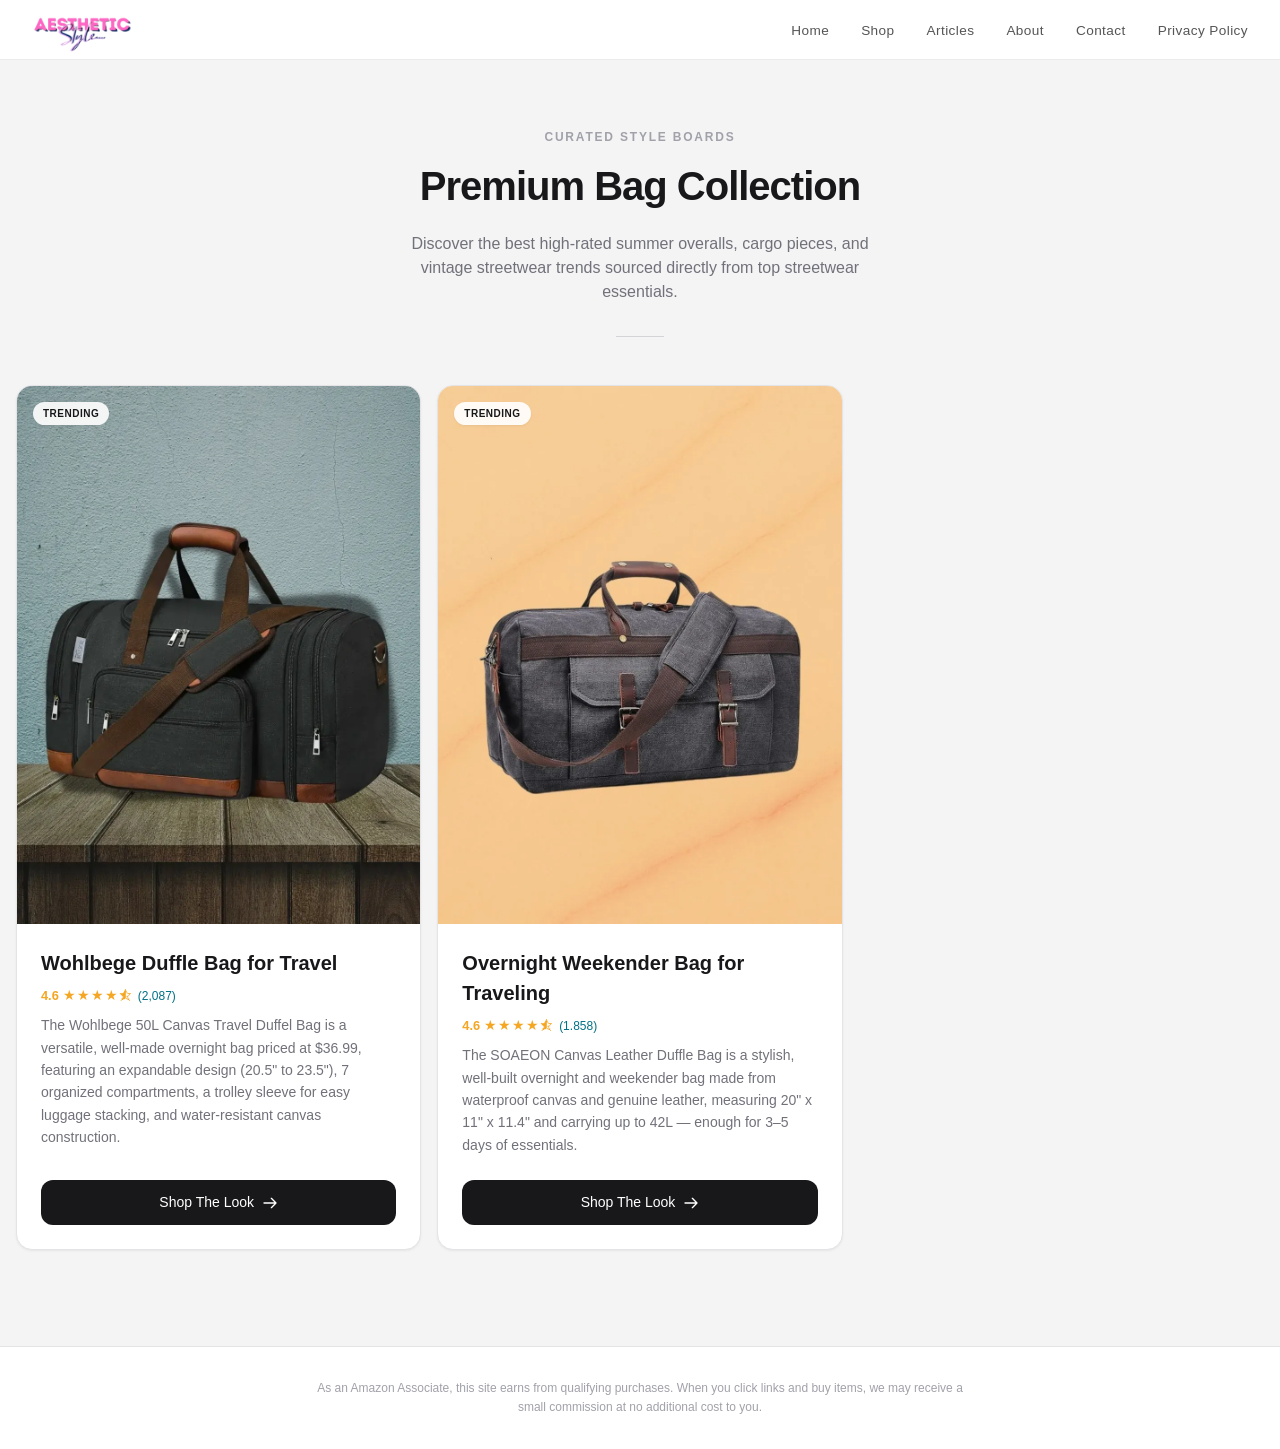
<file: travel bags/travelbags.html>
<!doctype html>
<html lang="en">
  <head>
    <meta charset="UTF-8" />
    <meta name="viewport" content="width=device-width, initial-scale=1.0" />
    <meta name="p:domain_verify" content="2625554ddc62a18d2c8ba4f7e1baa99e" />
    <meta name="description" content="Best travel bags for weekend trips and long journeys — compact, stylish and highly rated on Amazon." />
    <link rel="icon" type="image/png" href="Images/logo.png" />
    <link rel="stylesheet" href="/style.css">
    <link rel="stylesheet" href="/allcards.css" />
    <link rel="preconnect" href="https://fonts.googleapis.com" />
    <link rel="preconnect" href="https://fonts.gstatic.com" crossorigin />
    <link
      href="https://fonts.googleapis.com/css2?family=Alata&family=Fjalla+One&family=Jockey+One&family=Space+Grotesk:wght@300..700&display=swap"
      rel="stylesheet"
    />
    <link
      href="https://fonts.googleapis.com/css2?family=Patrick+Hand+SC&display=swap"
      rel="stylesheet"
    />
    <link
      href="https://fonts.googleapis.com/css2?family=Alata&family=Jockey+One&family=Space+Grotesk:wght@300..700&display=swap"
      rel="stylesheet"
    />
    <title>Best Bags across the world</title>
  </head>
  <body>

    <nav class="navbar">
      <a href="/" class="nav-logo">
        <img src="/Images/logo.png" alt="The Aesthetic Styles" />
      </a>
      <button class="nav-toggle" onclick="this.nextElementSibling.classList.toggle('open')" aria-label="Toggle menu">&#9776;</button>
      <ul class="nav-links">
        <li><a href="/">Home</a></li>
        <li><a href="/#shop">Shop</a></li>
        <li><a href="/Article section/articlesindex.html" class="nav-active">Articles</a></li>
        <li><a href="/About Page/about.html">About</a></li>
        <li><a href="/contact page/contact.html">Contact</a></li>
        <li><a href="/Privacy Policy/privacy-policy.html">Privacy Policy</a></li>

      </ul>
    </nav>

    <header class="header-container">
      <span class="header-subtitle">Curated Style Boards</span>
      <h1 class="header-title">Premium Bag Collection</h1>
      <p class="header-desc">
        Discover the best high-rated summer overalls, cargo pieces, and vintage
        streetwear trends sourced directly from top streetwear essentials.
      </p>
      <div class="header-divider"></div>
    </header>

    <main class="main-content">
      <div class="grid-container">
        <div class="card">
          <div>
            <div class="image-wrapper">
              <img
                src="/Images/dbag.webp"
                alt="Classic Denim Overalls"
                fetchpriority="high"
                loading="eager"
              />
              <span class="badge">Trending</span>
            </div>
            <div class="card-body">
              <h2 class="card-title">Wohlbege Duffle Bag for Travel</h2>
              <div class="star-rating">
                <span class="rating-number">4.6</span>
                <span class="stars">★★★★⯪</span>
                <span class="rating-count">(2,087)</span>
              </div>
              <p class="card-desc">
                The Wohlbege 50L Canvas Travel Duffel Bag is a versatile,
                well-made overnight bag priced at $36.99, featuring an
                expandable design (20.5" to 23.5"), 7 organized compartments, a
                trolley sleeve for easy luggage stacking, and water-resistant
                canvas construction.
              </p>
            </div>
          </div>
          <div class="card-footer">
            <a
              href="https://amzn.to/4dJu7YG"
              target="_blank"
              class="shop-button"
            >
              <span>Shop The Look</span>
              <svg
                fill="none"
                stroke="currentColor"
                viewBox="0 0 24 24"
                xmlns="http://www.w3.org/2000/svg"
              >
                <path
                  stroke-linecap="round"
                  stroke-linejoin="round"
                  stroke-width="2"
                  d="M14 5l7 7m0 0l-7 7m7-7H3"
                ></path>
              </svg>
            </a>
          </div>
        </div>

        <div class="card">
          <div>
            <div class="image-wrapper">
              <img
                src="/Images/dbag2(canva) (2).webp"
                alt="Classic Denim Overalls"
                fetchpriority="low"
                loading="lazy"
              />
              <span class="badge">Trending</span>
            </div>
            <div class="card-body">
              <h2 class="card-title">Overnight Weekender Bag for Traveling</h2>
              <div class="star-rating">
                <span class="rating-number">4.6</span>
                <span class="stars">★★★★⯪</span>
                <span class="rating-count">(1.858)</span>
              </div>
              <p class="card-desc">
                

                The SOAEON Canvas Leather Duffle Bag is a stylish, well-built
                overnight and weekender bag made from waterproof canvas and
                genuine leather, measuring 20" x 11" x 11.4" and carrying up to
                42L — enough for 3–5 days of essentials.
              </p>
            </div>
          </div>
          <div class="card-footer">
            <a
              href="https://amzn.to/4u9VeAW"
              target="_blank"
              class="shop-button"
            >
              <span>Shop The Look</span>
              <svg
                fill="none"
                stroke="currentColor"
                viewBox="0 0 24 24"
                xmlns="http://www.w3.org/2000/svg"
              >
                <path
                  stroke-linecap="round"
                  stroke-linejoin="round"
                  stroke-width="2"
                  d="M14 5l7 7m0 0l-7 7m7-7H3"
                ></path>
              </svg>
            </a>
          </div>
        </div>
      </div>
    </main>

    <footer>
      <p>
        As an Amazon Associate, this site earns from qualifying purchases. When
        you click links and buy items, we may receive a small commission at no
        additional cost to you.
      </p>
    </footer>
  </body>
</html>
</file>
<file: style.css>
body {
  font-family: "Space Grotesk", sans-serif;
  line-height: 1.6;
  margin: 0;
  padding: 0;
  color: #1a1a1a;
  background-color: #fdfdfd;
}

.navbar {
  position: sticky;
  top: 0;
  z-index: 100;
  background: rgba(255, 255, 255, 0.95);
  backdrop-filter: blur(50px);
  border-bottom: 1px solid #ebebeb;
  display: flex;
  align-items: center;
  justify-content: space-between;
  padding: 0 32px;
  height: 60px;
}

.nav-logo {
  font-family: "Fjalla One", sans-serif;
  font-size: 1.1rem;
  color: #1a1a1a;
  text-decoration: none;
  letter-spacing: 0.3px;
}

.nav-logo img {
  height: 60px;
  width: auto;
  display: block;
  object-fit: contain;
}

.nav-links {
  list-style: none;
  margin: 0;
  padding: 0;
  display: flex;
  gap: 32px;
}

.nav-links a {
  text-decoration: none;
  color: #555;
  font-size: 0.85rem;
  font-weight: 500;
  letter-spacing: 0.03em;
  transition: color 0.2s ease;
}

.nav-links a:hover {
  color: #1a1a1a;
}

.nav-toggle {
  display: none;
  background: none;
  border: none;
  font-size: 1.4rem;
  cursor: pointer;
  color: #1a1a1a;
  padding: 4px 8px;
}

@media (max-width: 768px) {
  .navbar {
    padding: 0 20px;
    flex-wrap: wrap;
    height: auto;
    min-height: 56px;
  }
  .nav-toggle {
    display: block;
  }
  .nav-links {
    display: none;
    width: 100%;
    flex-direction: column;
    gap: 0;
    padding: 8px 0 16px;
  }
  .nav-links.open {
    display: flex;
  }
  .nav-links li a {
    display: block;
    padding: 10px 4px;
    border-bottom: 1px solid #f0f0f0;
    font-size: 0.95rem;
  }
}

.hero {
  height: 60vh;
  background:
    linear-gradient(rgba(0, 0, 0, 0.6), rgba(0, 0, 0, 0.6)),
    url("Images/banner.webp");
  background-size: cover;
  background-position: center;
  display: flex;
  align-items: center;
  justify-content: center;
  color: white;
}

.hero h1 {
  font-family: "Fjalla One", sans-serif;
  font-size: 4rem;
  letter-spacing: -1px;
  margin-bottom: 15px;
  text-shadow: 2px 2px 8px rgba(0, 0, 0, 0.7);
}

.categories-section {
  max-width: 1100px;
  margin: 0 auto;
  padding: 60px 20px 80px;
}

.categories-header {
  text-align: center;
  margin-bottom: 40px;
}

.categories-label {
  font-size: 0.7rem;
  font-weight: 700;
  letter-spacing: 0.2em;
  text-transform: uppercase;
  color: #999;
}

.categories-title {
  font-family: "Fjalla One", sans-serif;
  font-size: 2.2rem;
  font-weight: 700;
  margin: 8px 0 0;
  color: #1a1a1a;
  letter-spacing: -0.5px;
}

.categories-grid {
  display: grid;
  grid-template-columns: repeat(4, 1fr);
  grid-template-rows: 320px 200px 200px;
  gap: 14px;
}

.cat-card.cat-large {
  grid-column: span 2;
  grid-row: span 2;
}

.cat-card.cat-wide {
  grid-column: span 2;
}

.cat-card {
  position: relative;
  border-radius: 18px;
  overflow: hidden;
  background-size: cover;
  background-position: center;
  text-decoration: none;
  display: block;
  transition: transform 0.35s ease;
}

.cat-overlay {
  position: absolute;
  inset: 0;
  transition: background 0.35s ease;
  
  background: linear-gradient(to bottom, rgba(0,0,0,0.2) 0%, rgba(0,0,0,0.7) 100%);
}

.cat-card:hover .cat-overlay {
  background: linear-gradient(
    to bottom,
    rgba(0, 0, 0, 0.1) 0%,
    rgba(0, 0, 0, 0.72) 100%
  );
}

.cat-card:hover {
  transform: scale(1.02);
}

.cat-content {
  position: absolute;
  inset: 0;
  padding: 20px;
  display: flex;
  flex-direction: column;
  justify-content: space-between;
}

.cat-tag {
  align-self: flex-start;
  background: rgba(255, 255, 255, 0.92);
  color: #1a1a1a;
  font-size: 0.65rem;
  font-weight: 700;
  letter-spacing: 0.1em;
  text-transform: uppercase;
  padding: 5px 12px;
  border-radius: 50px;
}


.cat-bottom h3 {
  font-family: "Fjalla One", sans-serif;
  font-size: 1.6rem; 
  color: #ffffff;
  text-shadow: 1px 1px 4px rgba(0,0,0,0.8); 
  margin: 0 0 8px;
}

.cat-large .cat-bottom h3 {
  font-size: 2rem;
}

.cat-bottom p {
  color: #ffffff; 
  font-weight: 500;
  font-size: 0.9rem;
  text-shadow: 1px 1px 2px rgba(0,0,0,0.8);
}

.cat-cta {
  display: inline-block;
  background: #ffffff;
  color: #000000;
  font-weight: 700; 
  padding: 8px 20px;
  font-size: 0.75rem;
  border-radius: 50px;
  letter-spacing: 0.03em;
  transition:
    background 0.2s ease,
    color 0.2s ease;
}

.cat-card:hover .cat-cta {
  background: #1a1a1a;
  color: #fff;
}

@media (max-width: 768px) {
  .categories-grid {
    grid-template-columns: repeat(2, 1fr);
    grid-template-rows: auto;
  }
  .cat-card.cat-large,
  .cat-card.cat-wide {
    grid-column: span 2;
  }
  .cat-card {
    min-height: 200px;
  }
  .cat-card.cat-large {
    min-height: 260px;
  }
}

.streetware-bg {
  background-image: url(Images/denim.webp);
}
.hiking-bg {
  background-image: url("Images/backpack.webp");
}
.ring-bg {
  background-image: url("Images/diamondring.webp");
}
.handbag-bg {
  background-image: url(Images/Bag32.webp);
}
.travelbag-bg {
  background-image: url(Images/dbag.webp);
}
.jeans-bg {
  background-image: url(Images/butterflyjeans.webp);
}
.cta-button {
  background-color: white;
  color: #333;
  padding: 12px 30px;
  text-decoration: none;
  border-radius: 50px;
  font-weight: bold;
  display: inline-block;
  margin-top: 20px;
}

@media screen and (max-width: 768px) {
  .hero-content {
    text-align: center;
    display: flex;
    flex-direction: column;
    align-items: center;
    justify-content: center;
  }
  .hero-content p {
    text-align: center;
  }
  .cta-button {
    margin: 0 auto;
  }
}

footer {
  background-color: rgb(239, 239, 239);
  border-top: 1px solid rgb(206, 206, 206);
  padding: 2rem 1rem;
  text-align: center;
  font-size: 0.75rem;
  color: var(--accent-label);
}

footer p {
  max-width: 42rem;
  margin: 0 auto;
  line-height: 1.6;
}
</file>
<file: outdoor.css>
:root {
  --bg-color: #f4f4f5;
  --card-bg: #ffffff;
  --text-main: #18181b;
  --text-muted: #71717a;
  --accent-label: #a1a1aa;
  --border-color: #e4e4e7;
  --shadow-sm:
    0 1px 3px 0 rgba(0, 0, 0, 0.05), 0 1px 2px -1px rgba(0, 0, 0, 0.05);
  --shadow-md:
    0 4px 6px -1px rgba(0, 0, 0, 0.05), 0 2px 4px -2px rgba(0, 0, 0, 0.05);
}

* {
  box-sizing: border-box;
  margin: 0;
  padding: 0;
}

body {
  font-family: "Plus Jakarta Sans", sans-serif;
  background-color: var(--bg-color);
  color: var(--text-main);
  min-height: 100vh;
  line-height: 1.5;
}

nav {
  background-color: #e4e4e7;
  height: 50px; /* Increased slightly to give underlines room */
  display: flex;
  align-items: center;
  justify-content: center;
}

nav ul {
  gap: 40px;
  display: flex;
  list-style: none;
}


nav ul li a {
  text-decoration: none;
  font-family: "Alata", sans-serif;
  color: var(--text-muted); 
  font-size: 1.1rem;
  font-weight: bold;
  padding-bottom: 4px;
  border-bottom: 2px solid transparent; 
  transition: all 0.2s ease;
}

nav ul li a:hover {
  color: var(--text-main);
}

nav ul li a.active-nav {
  color: var(--text-main);
  border-bottom: 2px solid var(--text-main); 
}


header {
  max-width: 1280px;
  margin: 0 auto;
  padding: 4rem 1rem 3rem 1rem;
  text-align: center;

  h1 {
    font-size: 50px;
  }
  h3 {
    color: var(--accent-label);
  }

  p {
    color: var(--text-muted);
    margin-top: 1rem;
    font-size: 1rem;
    max-width: 32rem;
    margin-left: auto;
    margin-right: auto;
  }
}

.main-content {
  max-width: 1280px;
  margin: 0 auto;
  padding: 0 1rem 6rem 1rem;
}

.grid-container {
  display: grid;
  grid-template-columns: 1fr;
  gap: 2rem;
}

@media (min-width: 768px) {
  .grid-container {
    grid-template-columns: repeat(3, 1fr);
  }
  .header-title {
    font-size: 3rem;
  }
}

.card {
  background-color: var(--card-bg);
  border-radius: 1rem;
  border: 1px solid var(--border-color);
  box-shadow: var(--shadow-sm);
  overflow: hidden;
  display: flex;
  flex-direction: column;
  justify-content: space-between;
  transition: all 0.3s ease;
}

.card:hover {
  box-shadow: var(--shadow-md);
  transform: translateY(-4px);
}

.image-wrapper {
  aspect-ratio: 3 / 4;
  background-color: #f4f4f5;
  position: relative;
  overflow: hidden;
}

.image-wrapper img {
  width: 100%;
  height: 100%;
  object-fit: cover;
  object-position: top;
  transition: transform 0.5s ease;
}

.card:hover .image-wrapper img {
  transform: scale(1.04);
}

.badge {
  position: absolute;
  top: 1rem;
  left: 1rem;
  background-color: rgba(255, 255, 255, 0.9);
  backdrop-filter: blur(4px);
  color: var(--text-main);
  font-size: 0.625rem;
  font-weight: 700;
  letter-spacing: 0.05em;
  text-transform: uppercase;
  padding: 0.25rem 0.625rem;
  border-radius: 9999px;
  box-shadow: var(--shadow-sm);
}

.card-body {
  padding: 1.5rem;
}

.card-title {
  font-size: 1.25rem;
  font-weight: 600;
}

.card-desc {
  color: var(--text-muted);
  font-size: 0.875rem;
  margin-top: 0.5rem;
  line-height: 1.6;
}

.card-footer {
  padding: 0 1.5rem 1.5rem 1.5rem;
}

.shop-button {
  display: flex;
  align-items: center;
  justify-content: center;
  width: 100%;
  background-color: var(--text-main);
  color: #ffffff;
  font-size: 0.875rem;
  font-weight: 500;
  padding: 0.75rem 1rem;
  border-radius: 0.75rem;
  text-decoration: none;
  transition: background-color 0.2s ease;
  gap: 0.5rem;
}

.shop-button:hover {
  background-color: #27272a;
}

.shop-button svg {
  width: 1rem;
  height: 1rem;
}

footer {
  background-color: var(--card-bg);
  border-top: 1px solid var(--border-color);
  padding: 2rem 1rem;
  text-align: center;
  font-size: 0.75rem;
  color: var(--accent-label);
}

footer p {
  max-width: 42rem;
  margin: 0 auto;
  line-height: 1.6;
}
</file>
<file: About Page/about.css>
.about-hero {
  position: relative;
  height: 70vh;
  min-height: 440px;
  overflow: hidden;
}

.about-hero-img {
  width: 100%;
  height: 100%;
  background-size: cover;
  background-position: center top;
}

.about-hero-scrim {
  position: absolute;
  inset: 0;
  background: linear-gradient(
    to bottom,
    rgba(0,0,0,0.1) 0%,
    rgba(0,0,0,0.75) 100%
  );
}

.about-hero-text {
  position: absolute;
  bottom: 0;
  left: 0;
  padding: 0 6vw 56px;
}

.about-hero-label {
  display: block;
  font-size: 0.68rem;
  font-weight: 700;
  letter-spacing: 0.22em;
  text-transform: uppercase;
  color: rgba(255,255,255,0.6);
  margin-bottom: 14px;
}

.about-hero-text h1 {
  font-family: "Playfair Display", serif;
  font-size: clamp(2.4rem, 6vw, 4rem);
  font-weight: 700;
  color: #fff;
  line-height: 1.12;
  margin: 0;
  letter-spacing: -0.5px;
}

.about-hero-text h1 em {
  font-style: italic;
  font-weight: 400;
}

.about-wrap {
  max-width: 1100px;
  margin: 0 auto;
  padding: 72px 32px 80px;
}

.about-rule {
  height: 1px;
  background: #e8e8e8;
  margin: 64px 0;
}

.about-intro {
  display: grid;
  grid-template-columns: 1.1fr 0.9fr;
  gap: 64px;
  align-items: center;
}

.about-big-text {
  font-family: "Playfair Display", serif;
  font-style: italic;
  font-size: 1.3rem;
  color: #1a1a1a;
  line-height: 1.75;
  margin: 0 0 24px;
}

.about-intro-text p {
  font-size: 0.97rem;
  color: #666;
  line-height: 1.8;
  margin: 0 0 16px;
}

.about-intro-img {
  border-radius: 20px;
  overflow: hidden;
  
}

.about-intro-img img {
  width: 100%;
  height: 420px;
  object-fit: cover;
  object-position: center;
  display: block;
}

.section-label {
  display: block;
  font-size: 0.68rem;
  font-weight: 700;
  letter-spacing: 0.22em;
  text-transform: uppercase;
  color: #aaa;
  margin-bottom: 10px;
}

.section-title {
  font-family: "Playfair Display", serif;
  font-size: 2.2rem;
  font-weight: 700;
  color: #1a1a1a;
  margin: 0 0 40px;
  letter-spacing: -0.5px;
}


.values-grid {
  display: grid;
  grid-template-columns: repeat(3, 1fr);
  gap: 24px;
}

.value-card {
  background: #fafafa;
  border: 1px solid #ebebeb;
  border-radius: 20px;
  padding: 32px 28px;
  display: flex;
  flex-direction: column;
  gap: 14px;
  transition: box-shadow 0.3s ease, transform 0.3s ease;
}

.value-card:hover {
  box-shadow: 0 10px 32px rgba(0,0,0,0.06);
  transform: translateY(-4px);
}

.value-icon {
  font-size: 1.4rem;
  color: #1a1a1a;
}

.value-card h3 {
  font-family: "Fjalla One", sans-serif;
  font-size: 1.15rem;
  color: #1a1a1a;
  margin: 0;
}

.value-card p {
  font-size: 0.875rem;
  color: #777;
  line-height: 1.7;
  margin: 0;
}


.categories-list {
  display: flex;
  flex-wrap: wrap;
  gap: 12px;
}

.cat-pill {
  display: inline-block;
  background: #fff;
  border: 1.5px solid #1a1a1a;
  color: #1a1a1a;
  font-size: 0.82rem;
  font-weight: 600;
  padding: 10px 22px;
  border-radius: 50px;
  text-decoration: none;
  letter-spacing: 0.03em;
  transition: background 0.2s ease, color 0.2s ease;
}

.cat-pill:hover {
  background: #1a1a1a;
  color: #fff;
}

.about-cta {
  text-align: center;
  padding: 20px 0;
}

.about-cta h2 {
  font-family: "Playfair Display", serif;
  font-size: 2.4rem;
  font-weight: 700;
  color: #1a1a1a;
  margin: 0 0 12px;
  letter-spacing: -0.5px;
}

.about-cta p {
  font-size: 1rem;
  color: #888;
  margin: 0 0 32px;
}

.cta-buttons {
  display: flex;
  justify-content: center;
  gap: 14px;
  flex-wrap: wrap;
}

.cta-btn-dark {
  display: inline-block;
  background: #1a1a1a;
  color: #fff;
  font-size: 0.85rem;
  font-weight: 600;
  padding: 13px 28px;
  border-radius: 50px;
  text-decoration: none;
  transition: background 0.2s;
}

.cta-btn-dark:hover { background: #333; }

.cta-btn-light {
  display: inline-block;
  background: #fff;
  color: #1a1a1a;
  border: 1.5px solid #1a1a1a;
  font-size: 0.85rem;
  font-weight: 600;
  padding: 13px 28px;
  border-radius: 50px;
  text-decoration: none;
  transition: background 0.2s, color 0.2s;
}

.cta-btn-light:hover {
  background: #1a1a1a;
  color: #fff;
}

.nav-active {
  color: #1a1a1a !important;
  font-weight: 700 !important;
}


@media (max-width: 768px) {
  .about-wrap { padding: 48px 20px 60px; }
  .about-rule { margin: 44px 0; }

  .about-hero-text { padding: 0 20px 36px; }

  .about-intro {
    grid-template-columns: 1fr;
    gap: 32px;
  }

  .about-intro-img img { height: 280px; }

  .values-grid {
    grid-template-columns: 1fr;
    gap: 16px;
  }

  .section-title { font-size: 1.7rem; }
  .about-cta h2 { font-size: 1.8rem; }
}
</file>
<file: Article section/articlesindex.css>
.masthead {
  padding: 48px 20px 36px;
  text-align: center;
  border-bottom: 1px solid #e8e8e8;
}

.masthead-inner {
  display: flex;
  align-items: center;
  justify-content: center;
  gap: 28px;
  max-width: 900px;
  margin: 0 auto;
}

.masthead-line {
  flex: 1;
  height: 1px;
  background: #1a1a1a;
}

.masthead-center {
  display: flex;
  flex-direction: column;
  align-items: center;
  gap: 4px;
}

.masthead-issue {
  font-size: 0.65rem;
  font-weight: 700;
  letter-spacing: 0.25em;
  text-transform: uppercase;
  color: #999;
}

.masthead-title {
  font-family: "Playfair Display", serif;
  font-size: 4rem;
  font-weight: 700;
  color: #1a1a1a;
  margin: 0;
  letter-spacing: -1px;
  line-height: 1;
}

.masthead-sub {
  font-size: 0.78rem;
  color: #aaa;
  letter-spacing: 0.05em;
}

.blog-main {
  max-width: 1100px;
  margin: 0 auto;
  padding: 48px 20px 80px;
}

.hero-split {
  display: grid;
  grid-template-columns: 1.4fr 1fr;
  gap: 2px;
  border: 1px solid #e8e8e8;
  border-radius: 20px;
  overflow: hidden;
  margin-bottom: 56px;
}

.hero-left {
  text-decoration: none;
  color: inherit;
  display: flex;
  flex-direction: column;
  border-right: 1px solid #e8e8e8;
  transition: background 0.2s ease;
  background-color: #d4d3d3;
}

.hero-left:hover {
  background: #d8d4d4;
}

.hero-left-img {
  height: 300px;
  background-size: cover;
  background-position: center top;
}

.hero-left-body {
  padding: 28px;
  display: flex;
  flex-direction: column;
  gap: 10px;
  flex: 1;
}

.hero-left-body h2 {
  font-family: "Playfair Display", serif;
  font-size: 1.65rem;
  color: #1a1a1a;
  margin: 0;
  line-height: 1.3;
}

.hero-left-body p {
  color: #777;
  font-size: 0.875rem;
  line-height: 1.65;
  margin: 0;
}

.hero-right {
  display: flex;
  flex-direction: column;
    background-color: #d4d3d3;

}

.hero-right-card {
  text-decoration: none;
  color: inherit;
  display: flex;
  flex-direction: column;
  flex: 1;
  border-bottom: 1px solid #e8e8e8;
  transition: background 0.2s ease;
}

.hero-right-card:last-child {
  border-bottom: none;
}

.hero-right-card:hover {
  background: #d8d4d4;
}

.hero-right-img {
  height: 160px;
  background-size: cover;
  background-position: center top;
}

.hero-right-body {
  padding: 18px 20px;
  display: flex;
  flex-direction: column;
  gap: 8px;
  flex: 1;
}

.hero-right-body h3 {
  font-family: "Playfair Display", serif;
  font-size: 1rem;
  color: #1a1a1a;
  margin: 0;
  line-height: 1.4;
}


.pill {
  display: inline-block;
  background: #f4f4f5;
  color: #555;
  font-size: 0.62rem;
  font-weight: 700;
  letter-spacing: 0.12em;
  text-transform: uppercase;
  padding: 4px 11px;
  border-radius: 50px;
  align-self: flex-start;
}

.pill-dark {
  background: #1a1a1a;
  color: #fff;
}

/* ── Link Arrow ── */
.link-arrow {
  font-size: 0.8rem;
  font-weight: 700;
  color: #1a1a1a;
  margin-top: auto;
  transition: letter-spacing 0.2s ease;
}

.hero-left:hover .link-arrow,
.hero-right-card:hover .link-arrow {
  letter-spacing: 0.04em;
}

.section-divider {
  display: flex;
  align-items: center;
  gap: 16px;
  margin-bottom: 32px;
}

.divider-line {
  flex: 1;
  height: 1px;
  background: #e8e8e8;
}

.section-divider span {
  font-size: 0.68rem;
  font-weight: 700;
  letter-spacing: 0.2em;
  text-transform: uppercase;
  color: #aaa;
  white-space: nowrap;
}


.list-articles {
  display: flex;
  flex-direction: column;
  border: 1px solid #0000004b;
  border-radius: 20px;
  overflow: hidden;
    background-color: #e8e6e6;

}

.list-card {
  display: grid;
  grid-template-columns: 48px 120px 1fr 32px;
  align-items: center;
  gap: 20px;
  padding: 20px 24px;
  text-decoration: none;
  color: inherit;
  border-bottom: 1px solid #e8e8e8;
  transition: background 0.2s ease;
}

.list-card:last-child {
  border-bottom: none;
}

.list-card:hover {
  background: #fafafa;
}

.list-num {
  font-family: "Playfair Display", serif;
  font-size: 1.4rem;
  font-weight: 700;
  color: #000000;
  line-height: 1;
}

.list-img {
  width: 120px;
  height: 80px;
  border-radius: 10px;
  background-size: cover;
  background-position: center top;
  flex-shrink: 0;
}

.list-body {
  display: flex;
  flex-direction: column;
  gap: 6px;
}

.list-body h3 {
  font-family: "Playfair Display", serif;
  font-size: 1rem;
  color: #1a1a1a;
  margin: 10px;
  line-height: 1.4;
}

.list-body p {
  color: #888;
  font-size: 0.8rem;
  line-height: 1.5;
  margin: 0;
}

.list-arrow {
  font-size: 1.1rem;
  color: #ccc;
  transition: color 0.2s, transform 0.2s;
  justify-self: end;
}

.list-card:hover .list-arrow {
  color: #1a1a1a;
  transform: translateX(4px);
}


.nav-active {
  color: #1a1a1a !important;
  font-weight: 700 !important;
}

/* ── Mobile ── */
@media (max-width: 768px) {
  .masthead-title {
    font-size: 2.8rem;
  }

  .masthead-line {
    display: none;
  }

  .hero-split {
    grid-template-columns: 1fr;
  }

  .hero-left {
    border-right: none;
    border-bottom: 1px solid #e8e8e8;
  }

  .hero-left-img {
    height: 220px;
  }

  .hero-right-img {
    height: 140px;
  }

  .list-card {
    grid-template-columns: 36px 90px 1fr 24px;
    gap: 12px;
    padding: 16px;
  }

  .list-img {
    width: 90px;
    height: 64px;
  }

  .list-body p {
    display: none;
  }

  .list-num {
    font-size: 1.1rem;
  }
}

@media (max-width: 480px) {
  .list-card {
    grid-template-columns: 80px 1fr 24px;
  }
  .list-num {
    display: none;
  }
}
</file>
<file: Article section/allarticles.css>
.hero-fullbleed {
  position: relative;
  width: 100%;
  height: 92vh;
  min-height: 520px;
  overflow: hidden;
}

.hero-fullbleed img {
  width: 100%;
  height: 100%;
  object-fit: cover;
  object-position: top;
  display: block;
}

.hero-scrim {
  position: absolute;
  inset: 0;
  background: linear-gradient(
    to bottom,
    rgba(0,0,0,0.05) 0%,
    rgba(0,0,0,0.08) 40%,
    rgba(0,0,0,0.82) 100%
  );
}

.hero-text {
  position: absolute;
  bottom: 0;
  left: 0;
  right: 0;
  padding: 0 6vw 56px;
  max-width: 900px;
}

.hero-meta {
  display: flex;
  align-items: center;
  gap: 10px;
  margin-bottom: 18px;
}

.hero-category {
  background: rgba(255,255,255,0.15);
  border: 1px solid rgba(255,255,255,0.35);
  color: #fff;
  font-size: 0.65rem;
  font-weight: 700;
  letter-spacing: 0.16em;
  text-transform: uppercase;
  padding: 5px 14px;
  border-radius: 50px;
  backdrop-filter: blur(6px);
}

.hero-dot {
  color: rgba(255,255,255,0.4);
  font-size: 1rem;
}

.hero-readtime {
  color: rgba(255,255,255,0.7);
  font-size: 0.8rem;
  font-weight: 500;
}

.hero-title {
  font-family: "Playfair Display", serif;
  font-size: clamp(2.4rem, 6vw, 4.2rem);
  font-weight: 700;
  color: #fff;
  line-height: 1.12;
  margin: 0;
  letter-spacing: -0.5px;
}

.hero-title em {
  font-style: italic;
  font-weight: 400;
}

/* ══════════════════════════════════
   ARTICLE LAYOUT
══════════════════════════════════ */
.article-wrap {
  max-width: 720px;
  margin: 0 auto;
  padding: 0 24px 80px;
}

/* ── Standfirst block ── */
.standfirst {
  padding: 44px 0 32px;
  display: flex;
  flex-direction: column;
  gap: 20px;
}

.standfirst p {
  font-family: "Playfair Display", serif;
  font-style: italic;
  font-size: 1.25rem;
  color: #444;
  line-height: 1.75;
  margin: 0;
}

.back-link {
  display: inline-block;
  font-size: 0.8rem;
  font-weight: 600;
  color: #aaa;
  text-decoration: none;
  letter-spacing: 0.03em;
  transition: color 0.2s;
}

.back-link:hover {
  color: #1a1a1a;
}

.article-rule {
  height: 1px;
  background: #e8e8e8;
  margin: 0 0 44px;
}

/* ── Body ── */
.article-body {
  font-family: "Space Grotesk", sans-serif;
  font-size: 1.05rem;
  line-height: 1.85;
  color: #3a3a3a;
}

.article-body p {
  margin: 0 0 24px;
}

/* ── Drop cap on first paragraph ── */
.drop-cap::first-letter {
  font-family: "Playfair Display", serif;
  font-size: 4.2rem;
  font-weight: 700;
  float: left;
  line-height: 0.78;
  margin: 8px 12px 0 0;
  color: #1a1a1a;
}

.pull-quote {
  font-family: "Playfair Display", serif;
  font-style: italic;
  font-size: 1.35rem;
  color: #1a1a1a;
  line-height: 1.6;
  margin: 44px 0;
  padding: 28px 32px;
  border-left: 4px solid #1a1a1a;
  background: #f9f9f9;
  border-radius: 0 12px 12px 0;
}

.pick-label {
  display: flex;
  align-items: center;
  gap: 16px;
  margin: 52px 0 16px;
}

.pick-num {
  font-family: "Playfair Display", serif;
  font-size: 1rem;
  font-weight: 700;
  color: #bbb;
  flex-shrink: 0;
  letter-spacing: 0.05em;
}

.pick-rule {
  flex: 1;
  height: 1px;
  background: #e8e8e8;
}

.article-body h2 {
  font-family: "Fjalla One", sans-serif;
  font-size: 1.6rem;
  color: #1a1a1a;
  margin: 0 0 14px;
  letter-spacing: 0.2px;
}


.editorial-card {
  display: grid;
  grid-template-columns: 240px 1fr;
  border: 1px solid #e8e8e8;
  border-radius: 20px;
  overflow: hidden;
  margin: 24px 0 12px;
  background: #fff;
  transition: box-shadow 0.3s ease, transform 0.3s ease;
}

.editorial-card:hover {
  box-shadow: 0 16px 48px rgba(0,0,0,0.08);
  transform: translateY(-3px);
}

.editorial-img {
  position: relative;
}

.editorial-img img {
  width: 100%;
  height: 100%;
  min-height: 240px;
  object-fit: cover;
  object-position: top;
  display: block;
}

.editorial-badge {
  position: absolute;
  top: 14px;
  left: 14px;
  background: #1a1a1a;
  color: #fff;
  font-size: 0.6rem;
  font-weight: 700;
  letter-spacing: 0.12em;
  text-transform: uppercase;
  padding: 5px 12px;
  border-radius: 50px;
}

.editorial-info {
  padding: 28px 28px 24px;
  display: flex;
  flex-direction: column;
  gap: 10px;
  justify-content: center;
}

.editorial-brand {
  font-size: 0.68rem;
  font-weight: 700;
  letter-spacing: 0.16em;
  text-transform: uppercase;
  color: #aaa;
  margin: 0;
}

.editorial-info h3 {
  font-family: "Fjalla One", sans-serif;
  font-size: 1.3rem;
  color: #1a1a1a;
  margin: 0;
  line-height: 1.3;
}

.editorial-desc {
  font-size: 0.875rem;
  color: #777;
  line-height: 1.65;
  margin: 0;
  flex: 1;
}

.editorial-stars {
  display: flex;
  align-items: center;
  gap: 7px;
}

.stars {
  color: #e6a817;
  font-size: 0.88rem;
  letter-spacing: 1.5px;
}

.rating-num {
  font-size: 0.82rem;
  font-weight: 700;
  color: #e6a817;
}

.rating-count {
  font-size: 0.75rem;
  color: #bbb;
}

.editorial-btn {
  display: inline-flex;
  align-items: center;
  gap: 8px;
  align-self: flex-start;
  margin-top: 6px;
  background: #1a1a1a;
  color: #fff;
  font-size: 0.8rem;
  font-weight: 600;
  padding: 11px 22px;
  border-radius: 50px;
  text-decoration: none;
  letter-spacing: 0.03em;
  transition: background 0.2s, gap 0.2s;
}

.editorial-btn:hover {
  background: #333;
  gap: 12px;
}

/* ── Closing note ── */
.article-closing-text {
  font-size: 0.8rem;
  color: #bbb;
  line-height: 1.65;
  margin: 24px 0 0;
}

.article-footer-nav {
  margin-top: 40px;
  padding-top: 28px;
  border-top: 1px solid #ebebeb;
}


@media (max-width: 768px) {
  .hero-fullbleed {
    height: 75vh;
  }

  .hero-text {
    padding: 0 20px 40px;
  }

  .article-wrap {
    padding: 0 18px 60px;
  }

  .standfirst p {
    font-size: 1.05rem;
  }

  .pull-quote {
    font-size: 1.1rem;
    padding: 20px 22px;
  }

  .editorial-card {
    grid-template-columns: 1fr;
  }

  .editorial-img img {
    height: 240px;
    min-height: unset;
  }

  .editorial-info {
    padding: 20px;
  }

  .drop-cap::first-letter {
    font-size: 3.2rem;
  }
}
</file>
<file: contact page/contact.css>
.contact-wrap {
  display: grid;
  grid-template-columns: 1fr 1.2fr;
  gap: 60px;
  max-width: 1100px;
  margin: 0 auto;
  padding: 80px 32px 100px;
  align-items: start;
}

.contact-label {
  font-size: 0.68rem;
  font-weight: 700;
  letter-spacing: 0.22em;
  text-transform: uppercase;
  color: #aaa;
  display: block;
  margin-bottom: 14px;
}

.contact-title {
  font-family: "Playfair Display", serif;
  font-size: 3.8rem;
  font-weight: 700;
  color: #1a1a1a;
  line-height: 1.1;
  letter-spacing: -1px;
  margin: 0 0 20px;
}

.contact-title em {
  font-style: italic;
  font-weight: 400;
}

.contact-desc {
  font-size: 1rem;
  color: #777;
  line-height: 1.75;
  margin: 0 0 44px;
  max-width: 340px;
}

.contact-details {
  display: flex;
  flex-direction: column;
  gap: 24px;
}

.contact-detail-item {
  display: flex;
  align-items: flex-start;
  gap: 16px;
}

.detail-icon {
  font-size: 1.1rem;
  width: 40px;
  height: 40px;
  background: #f4f4f5;
  border-radius: 10px;
  display: flex;
  align-items: center;
  justify-content: center;
  flex-shrink: 0;
}

.detail-label {
  font-size: 0.72rem;
  font-weight: 700;
  letter-spacing: 0.1em;
  text-transform: uppercase;
  color: #aaa;
  margin: 0 0 3px;
}

.detail-value {
  font-size: 0.9rem;
  color: #1a1a1a;
  font-weight: 500;
  margin: 0;
  text-decoration: none;
  transition: color 0.2s;
}

a.detail-value:hover {
  color: #555;
}


.form-card {
  background: #fff;
  border: 1px solid #e8e8e8;
  border-radius: 24px;
  padding: 40px;
  box-shadow: 0 4px 40px rgba(0,0,0,0.04);
}

.form-group {
  display: flex;
  flex-direction: column;
  gap: 7px;
  margin-bottom: 22px;
}

.form-group label {
  font-size: 0.82rem;
  font-weight: 600;
  color: #1a1a1a;
  letter-spacing: 0.02em;
}

.form-group input,
.form-group select,
.form-group textarea {
  font-family: "Space Grotesk", sans-serif;
  font-size: 0.92rem;
  color: #1a1a1a;
  background: #fafafa;
  border: 1px solid #e4e4e7;
  border-radius: 12px;
  padding: 13px 16px;
  outline: none;
  transition: border-color 0.2s, box-shadow 0.2s, background 0.2s;
  width: 100%;
  box-sizing: border-box;
  resize: none;
}

.form-group input::placeholder,
.form-group textarea::placeholder {
  color: #bbb;
}

.form-group input:focus,
.form-group select:focus,
.form-group textarea:focus {
  border-color: #1a1a1a;
  background: #fff;
  box-shadow: 0 0 0 3px rgba(0,0,0,0.06);
}

.submit-btn {
  display: flex;
  align-items: center;
  justify-content: center;
  gap: 10px;
  width: 100%;
  background: #1a1a1a;
  color: #fff;
  font-family: "Space Grotesk", sans-serif;
  font-size: 0.9rem;
  font-weight: 600;
  padding: 15px 24px;
  border: none;
  border-radius: 50px;
  cursor: pointer;
  letter-spacing: 0.03em;
  transition: background 0.2s ease, gap 0.2s ease;
  margin-top: 8px;
}

.submit-btn:hover {
  background: #333;
  gap: 14px;
}

.nav-active {
  color: #1a1a1a !important;
  font-weight: 700 !important;
}


@media (max-width: 768px) {
  .contact-wrap {
    grid-template-columns: 1fr;
    gap: 40px;
    padding: 48px 20px 60px;
  }

  .contact-title {
    font-size: 2.6rem;
  }

  .contact-desc {
    max-width: 100%;
    margin-bottom: 32px;
  }

  .form-card {
    padding: 28px 22px;
  }
}
</file>
<file: allcards.css>
:root {
  --bg-color: #f4f4f5;
  --card-bg: #ffffff;
  --text-main: #18181b;
  --text-muted: #71717a;
  --accent-label: #a1a1aa;
  --border-color: #e4e4e7;
  --shadow-sm:
    0 1px 3px 0 rgba(0, 0, 0, 0.05), 0 1px 2px -1px rgba(0, 0, 0, 0.05);
  --shadow-md:
    0 4px 6px -1px rgba(0, 0, 0, 0.05), 0 2px 4px -2px rgba(0, 0, 0, 0.05);
}

* {
  box-sizing: border-box;
  margin: 0;
  padding: 0;
}

body {
  font-family: "Plus Jakarta Sans", sans-serif;
  background-color: var(--bg-color);
  color: var(--text-main);
  min-height: 100vh;
  line-height: 1.5;
}

.main-content {
  max-width: 1280px;
  margin: 0 auto;
  padding: 0 1rem 6rem 1rem;
}

.grid-container {
  display: grid;
  grid-template-columns: repeat(2, 1fr);
  gap: 1rem;
}

@media (max-width: 767px) {
  .card-desc {
    display: none;
  }
}

@media (min-width: 768px) {
  .grid-container {
    grid-template-columns: repeat(3, 1fr);
  }
  .header-title {
    font-size: 3rem;
  }
}

.card {
  background-color: var(--card-bg);
  border-radius: 1rem;
  border: 1px solid var(--border-color);
  box-shadow: var(--shadow-sm);
  overflow: hidden;
  display: flex;
  flex-direction: column;
  justify-content: space-between;
  transition: all 0.3s ease;
}

.card:hover {
  box-shadow: var(--shadow-md);
  transform: translateY(-4px);
}

.image-wrapper {
  aspect-ratio: 3 / 4;
  background-color: #f4f4f5;
  position: relative;
  overflow: hidden;
}

.image-wrapper img {
  width: 100%;
  height: 100%;
  object-fit: cover;
  object-position: top;
  transition: transform 0.5s ease;
}

.card:hover .image-wrapper img {
  transform: scale(1.04);
}

.badge {
  position: absolute;
  top: 1rem;
  left: 1rem;
  background-color: rgba(255, 255, 255, 0.9);
  backdrop-filter: blur(4px);
  color: var(--text-main);
  font-size: 0.625rem;
  font-weight: 700;
  letter-spacing: 0.05em;
  text-transform: uppercase;
  padding: 0.25rem 0.625rem;
  border-radius: 9999px;
  box-shadow: var(--shadow-sm);
}

.card-body {
  padding: 1.5rem;
}

.card-title {
  font-size: 1.25rem;
  font-weight: 600;
}

.card-desc {
  color: var(--text-muted);
  font-size: 0.875rem;
  margin-top: 0.5rem;
  line-height: 1.6;
}

.card-footer {
  padding: 0 1.5rem 1.5rem 1.5rem;
}

.shop-button {
  display: flex;
  align-items: center;
  justify-content: center;
  width: 100%;
  background-color: var(--text-main);
  color: #ffffff;
  font-size: 0.875rem;
  font-weight: 500;
  padding: 0.75rem 1rem;
  border-radius: 0.75rem;
  text-decoration: none;
  transition: background-color 0.2s ease;
  gap: 0.5rem;
}

.shop-button:hover {
  background-color: #27272a;
}

.shop-button svg {
  width: 1rem;
  height: 1rem;
}

.star-rating {
  display: flex;
  align-items: center;
  gap: 0.25rem;
  margin-top: 0.5rem;
}

.stars {
  color: #f5a623;
  font-size: 0.85rem;
  letter-spacing: 1px;
}

.rating-count {
  font-size: 0.75rem;
  color: #007185;
  text-decoration: none;
}

.rating-number {
  font-size: 0.8rem;
  color: #f5a623;
  font-weight: 600;
}

footer {
  background-color: var(--card-bg);
  border-top: 1px solid var(--border-color);
  padding: 2rem 1rem;
  text-align: center;
  font-size: 0.75rem;
  color: var(--accent-label);
}

footer p {
  max-width: 42rem;
  margin: 0 auto;
  line-height: 1.6;
}

.header-container {
  max-width: 1280px;
  margin: 0 auto;
  padding: 4rem 1rem 3rem 1rem;
  text-align: center;
}

.header-subtitle {
  font-size: 0.75rem;
  font-weight: 600;
  letter-spacing: 0.15em;
  color: var(--accent-label);
  text-transform: uppercase;
}

.header-title {
  font-size: 2.5rem;
  font-weight: 700;
  letter-spacing: -0.025em;
  margin-top: 0.5rem;
  margin-left: auto;
  margin-right: auto;
  max-width: 42rem;
}

.header-desc {
  color: var(--text-muted);
  margin-top: 1rem;
  font-size: 1rem;
  max-width: 32rem;
  margin-left: auto;
  margin-right: auto;
}

.header-divider {
  height: 1px;
  width: 3rem;
  background-color: #d4d4d8;
  margin: 2rem auto 0 auto;
}
</file>
<file: Privacy Policy/policy.css>
.policy-wrap {
  max-width: 760px;
  margin: 0 auto;
  padding: 72px 28px 100px;
}

.policy-header {
  margin-bottom: 48px;
  padding-bottom: 40px;
  border-bottom: 1px solid #e8e8e8;
}

.policy-label {
  display: block;
  font-size: 0.68rem;
  font-weight: 700;
  letter-spacing: 0.22em;
  text-transform: uppercase;
  color: #aaa;
  margin-bottom: 12px;
}

.policy-title {
  font-family: "Playfair Display", serif;
  font-size: 3rem;
  font-weight: 700;
  color: #1a1a1a;
  margin: 0 0 10px;
  letter-spacing: -1px;
}

.policy-updated {
  font-size: 0.82rem;
  color: #bbb;
  margin: 0;
}

/* ── Intro ── */
.policy-intro {
  font-size: 1.05rem;
  color: #555;
  line-height: 1.8;
  margin-bottom: 48px;
  padding: 24px 28px;
  background: #f9f9f9;
  border-radius: 14px;
  border-left: 3px solid #1a1a1a;
}

.policy-intro a {
  color: #1a1a1a;
  font-weight: 600;
}

/* ── Sections ── */
.policy-section {
  margin-bottom: 44px;
  padding-bottom: 44px;
  border-bottom: 1px solid #f0f0f0;
}

.policy-section:last-child {
  border-bottom: none;
  margin-bottom: 0;
  padding-bottom: 0;
}

.policy-section h2 {
  font-family: "Fjalla One", sans-serif;
  font-size: 1.2rem;
  color: #1a1a1a;
  margin: 0 0 16px;
  display: flex;
  align-items: center;
  gap: 14px;
}

.policy-num {
  font-family: "Playfair Display", serif;
  font-size: 0.85rem;
  font-weight: 700;
  color: #ccc;
  flex-shrink: 0;
}

.policy-section p {
  font-size: 0.95rem;
  color: #555;
  line-height: 1.8;
  margin: 0 0 14px;
}

.policy-section p:last-child {
  margin-bottom: 0;
}

.policy-section ul {
  margin: 8px 0 14px 0;
  padding-left: 20px;
}

.policy-section ul li {
  font-size: 0.95rem;
  color: #555;
  line-height: 1.8;
  margin-bottom: 6px;
}

.policy-section a {
  color: #1a1a1a;
  font-weight: 500;
  text-decoration: underline;
  text-underline-offset: 3px;
  transition: opacity 0.2s;
}

.policy-section a:hover {
  opacity: 0.6;
}

strong {
  color: #1a1a1a;
  font-weight: 600;
}

@media (max-width: 768px) {
  .policy-wrap {
    padding: 48px 20px 60px;
  }
  .policy-title {
    font-size: 2.2rem;
  }
  .policy-intro {
    padding: 18px 20px;
  }
}
</file>
